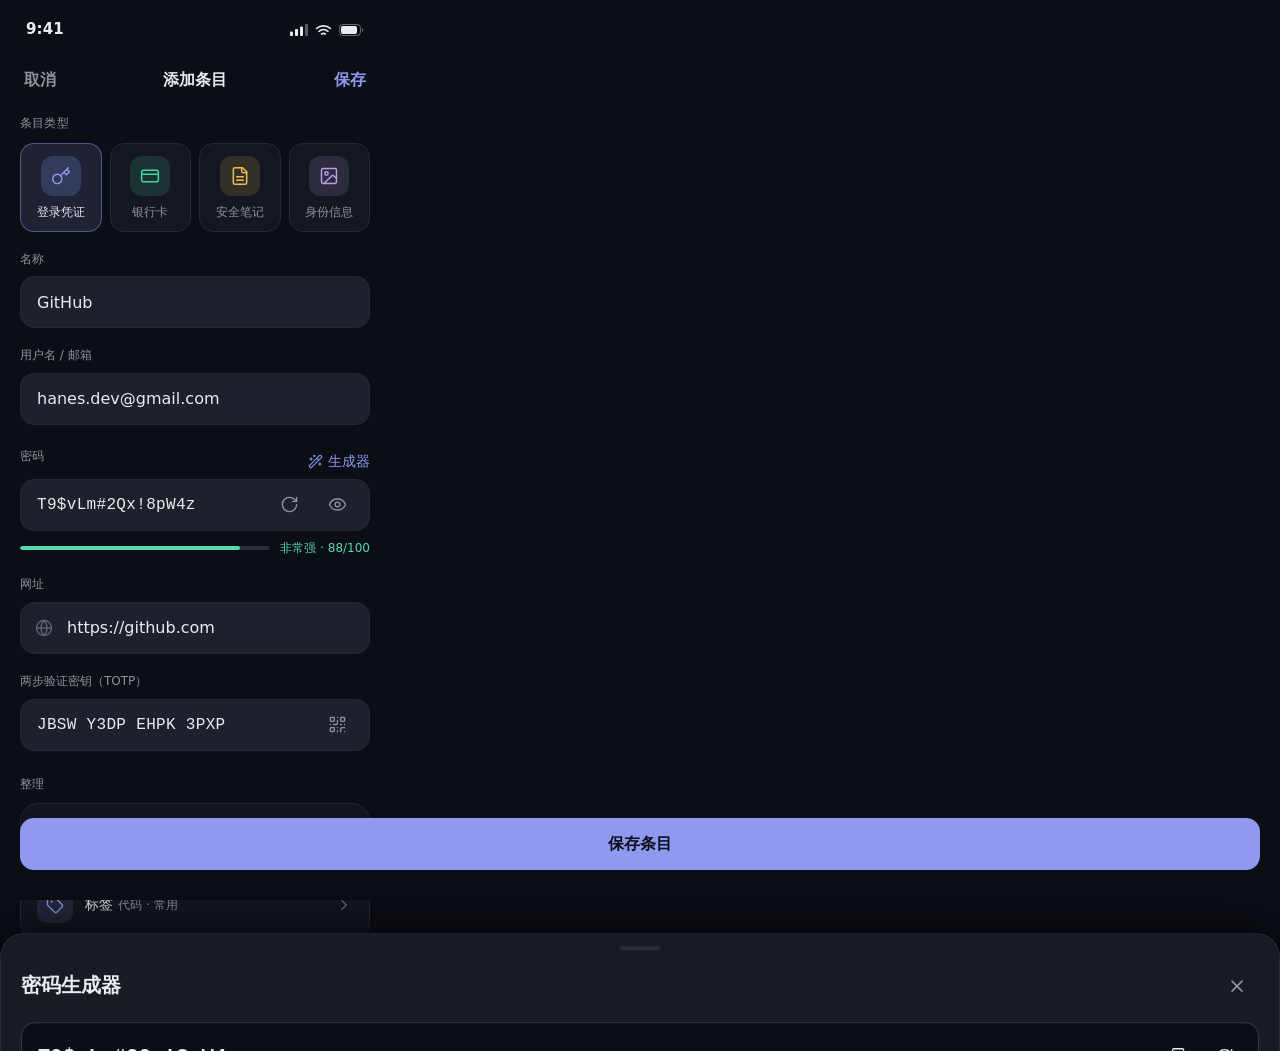
<file: design/add-entry.html>
<!DOCTYPE html>
<html lang="zh-CN">
<head>
<meta charset="UTF-8">
<meta name="viewport" content="width=device-width,initial-scale=1">
<meta name="dsh-design" content="app">
<title>添加条目</title>
<link rel="stylesheet" href="tokens.css">
<link rel="stylesheet" href="app.css">
<style>
  /* 类型选择：四宫格 */
  .type-grid { display: grid; grid-template-columns: repeat(4, 1fr); gap: 8px; }
  .type-cell {
    display: flex; flex-direction: column; align-items: center; gap: 8px;
    padding: 12px 4px 10px;
    border-radius: var(--radius-md);
    border: 1px solid var(--color-line);
    background: var(--color-surface);
    color: var(--color-muted);
    font-size: 12px; font-weight: 500;
    cursor: pointer;
    transition: border-color var(--dur) var(--ease), background var(--dur) var(--ease), color var(--dur) var(--ease);
  }
  .type-cell:hover { background: var(--color-surface-2); }
  .type-cell.active {
    border-color: color-mix(in oklab, var(--color-primary) 45%, transparent);
    background: var(--color-primary-soft);
    color: var(--color-text);
  }
  .type-cell.active .icon-badge { color: var(--color-primary); background: color-mix(in oklab, var(--color-primary) 20%, transparent); }

  .gen-link {
    display: inline-flex; align-items: center; gap: 5px;
    font-size: var(--text-sm); font-weight: 500; color: var(--color-primary);
    margin: -10px 0; padding: 10px 0 10px 4px;
    border: none; background: none; cursor: pointer;
  }
  .gen-link:active { opacity: 0.6; }

  /* 生成器弹层内的密码展示 */
  .gen-display {
    display: flex; align-items: center; gap: 8px;
    padding: 16px;
    border-radius: var(--radius-md);
    background: var(--color-bg);
    border: 1px solid var(--color-line-strong);
  }
  .gen-display .pw {
    flex: 1;
    font-family: var(--font-mono);
    font-size: var(--text-lg); font-weight: 600; line-height: 1.4;
    letter-spacing: 0.03em;
    word-break: break-all;
  }
  .gen-row { display: flex; align-items: center; gap: 14px; padding: 13px 0; font-size: var(--text-md); }
  .gen-row + .gen-row { border-top: 1px solid var(--color-line); }
  .gen-row .val { margin-left: auto; color: var(--color-muted); font-variant-numeric: tabular-nums; }
  .len-num { font-family: var(--font-mono); font-size: var(--text-lg); font-weight: 600; color: var(--color-primary); width: 36px; text-align: right; }
  .len-slider { display: flex; align-items: center; gap: 14px; padding: 6px 0 16px; }
</style>
</head>
<body>

  <header class="statusbar">
    <span>9:41</span>
    <span class="status-icons">
      <svg width="18" height="12" viewBox="0 0 18 12" fill="currentColor"><rect x="0" y="7.5" width="3" height="4.5" rx="1"/><rect x="5" y="5" width="3" height="7" rx="1"/><rect x="10" y="2.5" width="3" height="9.5" rx="1"/><rect x="15" y="0" width="3" height="12" rx="1" opacity="0.35"/></svg>
      <svg width="17" height="12" viewBox="0 0 17 12" fill="none" stroke="currentColor" stroke-width="1.6" stroke-linecap="round"><path d="M1.5 4.5a10.5 10.5 0 0 1 14 0"/><path d="M4 7.3a7 7 0 0 1 9 0"/><path d="M6.6 10a3.4 3.4 0 0 1 3.8 0"/></svg>
      <svg width="25" height="12" viewBox="0 0 25 12"><rect x="0.5" y="0.5" width="21" height="11" rx="3.5" fill="none" stroke="currentColor" opacity="0.4"/><rect x="2" y="2" width="16" height="8" rx="2" fill="currentColor"/><path d="M23 4v4a2.2 2.2 0 0 0 0-4z" fill="currentColor" opacity="0.4"/></svg>
    </span>
  </header>

  <!-- 顶栏：取消 / 标题 / 保存 -->
  <div class="navbar" style="position:relative">
    <div class="nav-side">
      <a class="nav-text-btn" style="color:var(--color-muted)" href="vault.html">取消</a>
    </div>
    <span class="nav-title">添加条目</span>
    <div class="nav-side right">
      <a class="nav-text-btn" href="vault.html">保存</a>
    </div>
  </div>

  <main class="page" style="padding-bottom:110px">

    <!-- 条目类型 -->
    <div class="section-label" style="margin-top:8px">条目类型</div>
    <div class="type-grid" role="radiogroup" aria-label="条目类型">
      <button class="type-cell active" aria-checked="true">
        <span class="icon-badge t-login" style="width:40px;height:40px;border-radius:12px">
          <svg width="20" height="20" viewBox="0 0 24 24" fill="none" stroke="currentColor" stroke-width="1.75" stroke-linecap="round" stroke-linejoin="round"><path d="m21 2-2 2m-7.61 7.61a5.5 5.5 0 1 1-7.78 7.78 5.5 5.5 0 0 1 7.78-7.78zm0 0L15.5 7.5m0 0 3 3L22 7l-3-3m-3.5 3.5L19 4"/></svg>
        </span>
        登录凭证
      </button>
      <button class="type-cell">
        <span class="icon-badge t-card" style="width:40px;height:40px;border-radius:12px">
          <svg width="20" height="20" viewBox="0 0 24 24" fill="none" stroke="currentColor" stroke-width="1.75" stroke-linecap="round" stroke-linejoin="round"><rect width="20" height="14" x="2" y="5" rx="2"/><path d="M2 10h20"/></svg>
        </span>
        银行卡
      </button>
      <button class="type-cell">
        <span class="icon-badge t-note" style="width:40px;height:40px;border-radius:12px">
          <svg width="20" height="20" viewBox="0 0 24 24" fill="none" stroke="currentColor" stroke-width="1.75" stroke-linecap="round" stroke-linejoin="round"><path d="M15 2H6a2 2 0 0 0-2 2v16a2 2 0 0 0 2 2h12a2 2 0 0 0 2-2V7Z"/><path d="M14 2v4a2 2 0 0 0 2 2h4"/><path d="M16 13H8"/><path d="M16 17H8"/></svg>
        </span>
        安全笔记
      </button>
      <button class="type-cell">
        <span class="icon-badge t-identity" style="width:40px;height:40px;border-radius:12px">
          <svg width="20" height="20" viewBox="0 0 24 24" fill="none" stroke="currentColor" stroke-width="1.75" stroke-linecap="round" stroke-linejoin="round"><rect width="18" height="18" x="3" y="3" rx="2"/><circle cx="9" cy="9" r="2"/><path d="m21 15-3.09-3.09a2 2 0 0 0-2.82 0L6 21"/></svg>
        </span>
        身份信息
      </button>
    </div>

    <!-- 表单 -->
    <div class="field-label"><span>名称</span></div>
    <label class="input"><input type="text" value="GitHub" placeholder="例如：GitHub"></label>

    <div class="field-label"><span>用户名 / 邮箱</span></div>
    <label class="input">
      <input type="text" value="hanes.dev@gmail.com" placeholder="用户名或邮箱">
    </label>

    <div class="field-label">
      <span>密码</span>
      <button class="gen-link" type="button" data-open-gen style="margin-top:0">
        <svg width="15" height="15" viewBox="0 0 24 24" fill="none" stroke="currentColor" stroke-width="1.75" stroke-linecap="round" stroke-linejoin="round"><path d="m21.64 3.64-1.28-1.28a1.21 1.21 0 0 0-1.72 0L2.36 18.64a1.21 1.21 0 0 0 0 1.72l1.28 1.28a1.2 1.2 0 0 0 1.72 0L21.64 5.36a1.2 1.2 0 0 0 0-1.72"/><path d="m14 7 3 3"/><path d="M5 6v4"/><path d="M19 14v4"/><path d="M10 2v2"/><path d="M7 8H3"/><path d="M21 16h-4"/><path d="M11 3H9"/></svg>
        生成器
      </button>
    </div>
    <label class="input">
      <input class="mono" type="text" value="T9$vLm#2Qx!8pW4z">
      <button type="button" class="icon-btn sm" aria-label="重新生成密码">
        <svg width="19" height="19" viewBox="0 0 24 24" fill="none" stroke="currentColor" stroke-width="1.75" stroke-linecap="round" stroke-linejoin="round"><path d="M21 12a9 9 0 1 1-9-9c2.52 0 4.93 1 6.74 2.74L21 8"/><path d="M21 3v5h-5"/></svg>
      </button>
      <button type="button" class="icon-btn sm" aria-label="显示密码">
        <svg width="19" height="19" viewBox="0 0 24 24" fill="none" stroke="currentColor" stroke-width="1.75" stroke-linecap="round" stroke-linejoin="round"><path d="M2.06 12.35a1 1 0 0 1 0-.7 10.75 10.75 0 0 1 19.88 0 1 1 0 0 1 0 .7 10.75 10.75 0 0 1-19.88 0"/><circle cx="12" cy="12" r="3"/></svg>
      </button>
    </label>
    <div class="strength">
      <span class="bar"><i style="width:88%"></i></span>
      <span class="txt">非常强 · 88/100</span>
    </div>

    <div class="field-label"><span>网址</span></div>
    <label class="input">
      <span class="l-ico">
        <svg width="18" height="18" viewBox="0 0 24 24" fill="none" stroke="currentColor" stroke-width="1.75" stroke-linecap="round" stroke-linejoin="round"><circle cx="12" cy="12" r="10"/><path d="M12 2a14.5 14.5 0 0 0 0 20 14.5 14.5 0 0 0 0-20"/><path d="M2 12h20"/></svg>
      </span>
      <input type="url" value="https://github.com" placeholder="https://example.com">
    </label>

    <div class="field-label">
      <span>两步验证密钥（TOTP）</span>
    </div>
    <label class="input">
      <input class="mono" type="text" value="JBSW Y3DP EHPK 3PXP" placeholder="Base32 密钥">
      <button type="button" class="icon-btn sm" aria-label="扫描二维码">
        <svg width="19" height="19" viewBox="0 0 24 24" fill="none" stroke="currentColor" stroke-width="1.75" stroke-linecap="round" stroke-linejoin="round"><rect width="5" height="5" x="3" y="3" rx="1"/><rect width="5" height="5" x="16" y="3" rx="1"/><rect width="5" height="5" x="3" y="16" rx="1"/><path d="M21 16h-3a2 2 0 0 0-2 2v3"/><path d="M21 21v.01"/><path d="M12 7v3a2 2 0 0 1-2 2H7"/><path d="M3 12h.01"/><path d="M12 3h.01"/><path d="M12 16v.01"/><path d="M16 12h1"/><path d="M21 12v.01"/><path d="M12 21v-1"/></svg>
      </button>
    </label>

    <div class="section-label">整理</div>
    <div class="card">
      <div class="row clickable" style="cursor:pointer">
        <span class="icon-badge t-primary" style="width:36px;height:36px;border-radius:10px">
          <svg width="18" height="18" viewBox="0 0 24 24" fill="none" stroke="currentColor" stroke-width="1.75" stroke-linecap="round" stroke-linejoin="round"><path d="M20 20a2 2 0 0 0 2-2V8a2 2 0 0 0-2-2h-7.9a2 2 0 0 1-1.69-.9L9.6 3.9A2 2 0 0 0 7.93 3H4a2 2 0 0 0-2 2v13a2 2 0 0 0 2 2Z"/></svg>
        </span>
        <span class="row-main">
          <span class="row-title" style="font-size:var(--text-sm);font-weight:500">文件夹</span>
        </span>
        <span class="row-end" style="font-size:14px;color:var(--color-muted)">开发</span>
        <svg class="chev" width="18" height="18" viewBox="0 0 24 24" fill="none" stroke="currentColor" stroke-width="2" stroke-linecap="round" stroke-linejoin="round"><path d="m9 18 6-6-6-6"/></svg>
      </div>
      <div class="row clickable" style="cursor:pointer;min-height:72px">
        <span class="icon-badge t-primary" style="width:36px;height:36px;border-radius:10px">
          <svg width="18" height="18" viewBox="0 0 24 24" fill="none" stroke="currentColor" stroke-width="1.75" stroke-linecap="round" stroke-linejoin="round"><path d="M12.59 2.59A2 2 0 0 0 11.17 2H4a2 2 0 0 0-2 2v7.17a2 2 0 0 0 .59 1.42l8.7 8.7a2.43 2.43 0 0 0 3.42 0l6.58-6.58a2.43 2.43 0 0 0 0-3.42z"/><circle cx="7.5" cy="7.5" r="0.5" fill="currentColor"/></svg>
        </span>
        <span class="row-main">
          <span class="row-title" style="font-size:var(--text-sm);font-weight:500">标签</span>
          <span class="row-sub" style="margin-top:6px">代码 · 常用</span>
        </span>
        <svg class="chev" width="18" height="18" viewBox="0 0 24 24" fill="none" stroke="currentColor" stroke-width="2" stroke-linecap="round" stroke-linejoin="round"><path d="m9 18 6-6-6-6"/></svg>
      </div>
    </div>

  </main>

  <!-- 保存 -->
  <div class="action-bar">
    <a class="btn btn-primary" href="vault.html">保存条目</a>
  </div>

  <!-- ============ 密码生成器 · 底部弹层 ============ -->
  <section class="sheet" id="gen-sheet" role="dialog" aria-modal="true" aria-label="密码生成器">
    <div class="sheet-grabber"></div>
    <div style="display:flex;align-items:center;justify-content:space-between;margin-bottom:14px">
      <h2 style="font-size:var(--text-lg);font-weight:700;margin:0">密码生成器</h2>
      <button class="icon-btn" data-close-gen aria-label="关闭">
        <svg width="20" height="20" viewBox="0 0 24 24" fill="none" stroke="currentColor" stroke-width="2" stroke-linecap="round"><path d="M18 6 6 18"/><path d="m6 6 12 12"/></svg>
      </button>
    </div>

    <div class="gen-display">
      <span class="pw">T9$vLm#2Qx!8pW4z</span>
      <button class="icon-btn sm" aria-label="复制密码" style="color:var(--color-text)">
        <svg width="19" height="19" viewBox="0 0 24 24" fill="none" stroke="currentColor" stroke-width="1.75" stroke-linecap="round" stroke-linejoin="round"><rect width="14" height="14" x="8" y="8" rx="2"/><path d="M4 16c-1.1 0-2-.9-2-2V4c0-1.1.9-2 2-2h10c1.1 0 2 .9 2 2"/></svg>
      </button>
      <button class="icon-btn sm" aria-label="重新生成" style="color:var(--color-text)">
        <svg width="19" height="19" viewBox="0 0 24 24" fill="none" stroke="currentColor" stroke-width="1.75" stroke-linecap="round" stroke-linejoin="round"><path d="M21 12a9 9 0 1 1-9-9c2.52 0 4.93 1 6.74 2.74L21 8"/><path d="M21 3v5h-5"/></svg>
      </button>
    </div>
    <div class="strength" style="margin:10px 2px 18px">
      <span class="bar"><i style="width:92%"></i></span>
      <span class="txt">非常强 · 92/100</span>
    </div>

    <div class="len-slider">
      <span style="font-size:14px;color:var(--color-muted);flex:none">长度</span>
      <input class="slider" type="range" min="8" max="64" value="16" aria-label="密码长度">
      <span class="len-num">16</span>
    </div>

    <div class="gen-row">大写字母 (A–Z) <label class="switch" style="margin-left:auto"><input type="checkbox" checked><span class="track"></span></label></div>
    <div class="gen-row">小写字母 (a–z) <label class="switch" style="margin-left:auto"><input type="checkbox" checked><span class="track"></span></label></div>
    <div class="gen-row">数字 (0–9) <label class="switch" style="margin-left:auto"><input type="checkbox" checked><span class="track"></span></label></div>
    <div class="gen-row">符号 (!@#…) <label class="switch" style="margin-left:auto"><input type="checkbox" checked><span class="track"></span></label></div>
    <div class="gen-row" style="gap:12px">
      <span>
        易读模式<br>
        <span style="font-size:12px;color:var(--color-muted)">排除 0O1lI 等易混淆字符</span>
      </span>
      <label class="switch" style="margin-left:auto"><input type="checkbox"><span class="track"></span></label>
    </div>

    <div style="display:flex;gap:12px;margin-top:18px">
      <button class="btn btn-ghost" data-close-gen style="flex:1">关闭</button>
      <button class="btn btn-primary" data-close-gen style="flex:2">使用此密码</button>
    </div>
  </section>
  <div class="sheet-backdrop" id="gen-backdrop" data-close-gen></div>

  <script>
    const sheet = document.getElementById('gen-sheet');
    const backdrop = document.getElementById('gen-backdrop');
    const open = () => { sheet.classList.add('open'); backdrop.classList.add('open'); };
    const close = () => { sheet.classList.remove('open'); backdrop.classList.remove('open'); };
    document.querySelectorAll('[data-open-gen]').forEach(el => el.addEventListener('click', open));
    document.querySelectorAll('[data-close-gen]').forEach(el => el.addEventListener('click', close));
    document.addEventListener('keydown', e => { if (e.key === 'Escape') close(); });
  </script>

</body>
</html>
</file>
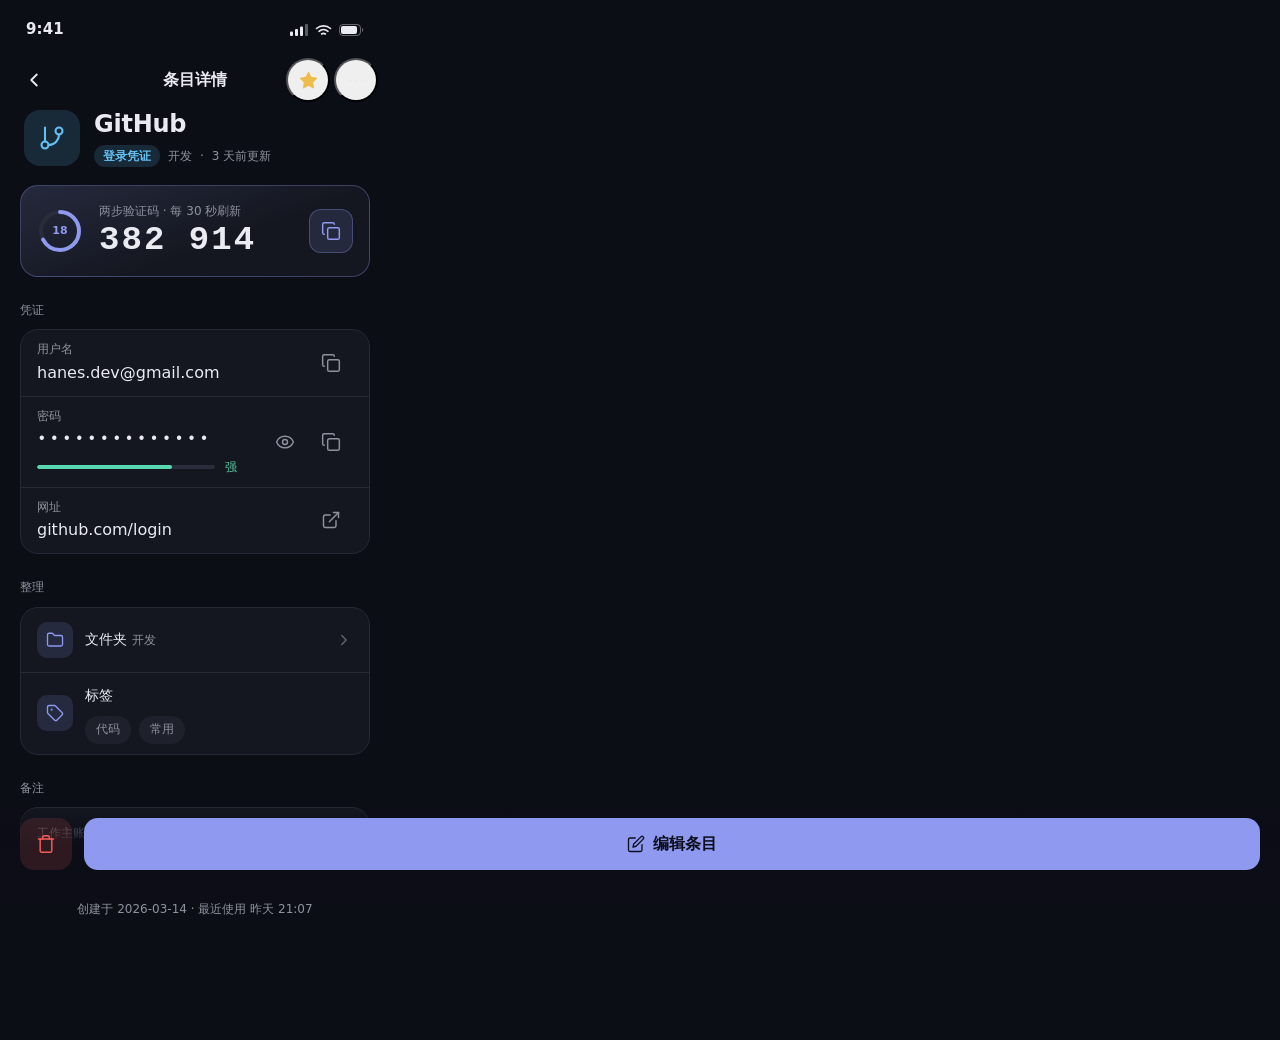
<file: design/detail.html>
<!DOCTYPE html>
<html lang="zh-CN">
<head>
<meta charset="UTF-8">
<meta name="viewport" content="width=device-width,initial-scale=1">
<meta name="dsh-design" content="app">
<title>条目详情</title>
<link rel="stylesheet" href="tokens.css">
<link rel="stylesheet" href="app.css">
<style>
  .hero {
    display: flex; align-items: center; gap: 14px;
    padding: 4px 4px 18px;
  }
  .hero .name { font-size: var(--text-xl); font-weight: 700; letter-spacing: -0.01em; line-height: 1.2; }
  .hero .meta { display: flex; align-items: center; gap: 8px; margin-top: 6px; font-size: 12px; color: var(--color-muted); }
  .type-tag {
    display: inline-flex; align-items: center;
    height: 22px; padding: 0 9px;
    border-radius: var(--radius-full);
    font-size: 12px; font-weight: 600;
  }

  /* 字段行 */
  .field-card .row { min-height: 60px; }
  .field-value { font-size: var(--text-md); font-weight: 500; word-break: break-all; }
  .field-value.masked { letter-spacing: 0.18em; font-family: var(--font-mono); }
  .field-name { font-size: 12px; color: var(--color-muted); margin-bottom: 2px; }

  /* TOTP 主卡片 —— 记忆点 */
  .totp-card {
    position: relative;
    background: linear-gradient(160deg, var(--color-primary-soft), transparent 60%), var(--color-surface);
    border: 1px solid color-mix(in oklab, var(--color-primary) 32%, transparent);
    border-radius: var(--radius-lg);
    padding: 16px;
    display: flex; align-items: center; gap: 16px;
    overflow: hidden;
  }
  .totp-code {
    font-family: var(--font-mono);
    font-size: var(--text-display); font-weight: 700;
    letter-spacing: 0.06em;
    line-height: 1.1;
    font-variant-numeric: tabular-nums;
  }
  .totp-code span { color: var(--color-faint); }  /* 分隔空格 */
  .ring-wrap { position: relative; width: 46px; height: 46px; flex: none; display: flex; align-items: center; justify-content: center; }
  .ring-wrap svg.ring { position: absolute; inset: 0; }
  .ring-wrap svg.ring .drain { animation: ring-drain 30s linear infinite; }
  .ring-num { font-size: 11px; font-weight: 600; color: var(--color-primary); font-variant-numeric: tabular-nums; }
  .totp-copy {
    margin-left: auto;
    width: 44px; height: 44px; flex: none;
    border-radius: 12px;
    border: 1px solid color-mix(in oklab, var(--color-primary) 32%, transparent);
    background: var(--color-primary-soft);
    color: var(--color-primary);
    display: flex; align-items: center; justify-content: center;
    transition: filter var(--dur) var(--ease), transform var(--dur) var(--ease);
  }
  .totp-copy:active { transform: scale(0.94); }

  .chips-line { display: flex; gap: 8px; flex-wrap: wrap; }
  .mini-chip {
    display: inline-flex; align-items: center; gap: 5px;
    height: 28px; padding: 0 11px;
    border-radius: var(--radius-full);
    background: var(--color-surface-2);
    color: var(--color-muted); font-size: var(--text-xs);
  }
</style>
</head>
<body>

  <header class="statusbar">
    <span>9:41</span>
    <span class="status-icons">
      <svg width="18" height="12" viewBox="0 0 18 12" fill="currentColor"><rect x="0" y="7.5" width="3" height="4.5" rx="1"/><rect x="5" y="5" width="3" height="7" rx="1"/><rect x="10" y="2.5" width="3" height="9.5" rx="1"/><rect x="15" y="0" width="3" height="12" rx="1" opacity="0.35"/></svg>
      <svg width="17" height="12" viewBox="0 0 17 12" fill="none" stroke="currentColor" stroke-width="1.6" stroke-linecap="round"><path d="M1.5 4.5a10.5 10.5 0 0 1 14 0"/><path d="M4 7.3a7 7 0 0 1 9 0"/><path d="M6.6 10a3.4 3.4 0 0 1 3.8 0"/></svg>
      <svg width="25" height="12" viewBox="0 0 25 12"><rect x="0.5" y="0.5" width="21" height="11" rx="3.5" fill="none" stroke="currentColor" opacity="0.4"/><rect x="2" y="2" width="16" height="8" rx="2" fill="currentColor"/><path d="M23 4v4a2.2 2.2 0 0 0 0-4z" fill="currentColor" opacity="0.4"/></svg>
    </span>
  </header>

  <!-- 顶栏：返回 / 标题 / 收藏与更多 -->
  <div class="navbar" style="position:relative">
    <div class="nav-side">
      <a class="nav-btn" href="vault.html" aria-label="返回">
        <svg width="22" height="22" viewBox="0 0 24 24" fill="none" stroke="currentColor" stroke-width="2" stroke-linecap="round" stroke-linejoin="round"><path d="m15 18-6-6 6-6"/></svg>
      </a>
    </div>
    <span class="nav-title">条目详情</span>
    <div class="nav-side right">
      <button class="nav-btn" aria-label="取消收藏" aria-pressed="true">
        <svg width="21" height="21" viewBox="0 0 24 24" fill="var(--color-warning)"><path d="M11.53 2.3a.53.53 0 0 1 .94 0l2.31 4.67a2.12 2.12 0 0 0 1.6 1.16l5.16.76a.53.53 0 0 1 .3.9l-3.74 3.64a2.12 2.12 0 0 0-.61 1.88l.88 5.14a.53.53 0 0 1-.77.56l-4.62-2.43a2.12 2.12 0 0 0-1.97 0l-4.62 2.43a.53.53 0 0 1-.77-.56l.88-5.14a2.12 2.12 0 0 0-.61-1.88L2.16 9.8a.53.53 0 0 1 .3-.91l5.16-.75a2.12 2.12 0 0 0 1.6-1.16z"/></svg>
      </button>
      <button class="nav-btn" aria-label="更多操作">
        <svg width="21" height="21" viewBox="0 0 24 24" fill="currentColor"><circle cx="5" cy="12" r="1.8"/><circle cx="12" cy="12" r="1.8"/><circle cx="19" cy="12" r="1.8"/></svg>
      </button>
    </div>
  </div>

  <main class="page" style="padding-bottom:120px">

    <!-- 条目头 -->
    <div class="hero">
      <span class="icon-badge lg t-login">
        <svg width="28" height="28" viewBox="0 0 24 24" fill="none" stroke="currentColor" stroke-width="1.75" stroke-linecap="round" stroke-linejoin="round"><line x1="6" x2="6" y1="3" y2="15"/><circle cx="18" cy="6" r="3"/><circle cx="6" cy="18" r="3"/><path d="M18 9a9 9 0 0 1-9 9"/></svg>
      </span>
      <div>
        <div class="name">GitHub</div>
        <div class="meta">
          <span class="type-tag t-login" style="height:22px;padding:0 9px;border-radius:999px;font-size:12px">登录凭证</span>
          <span>开发</span>·<span>3 天前更新</span>
        </div>
      </div>
    </div>

    <!-- TOTP 验证码：本屏焦点 -->
    <div class="totp-card">
      <div class="ring-wrap">
        <svg class="ring" width="46" height="46" viewBox="0 0 46 46" fill="none">
          <circle cx="23" cy="23" r="19" stroke="var(--color-surface-3)" stroke-width="4"/>
          <circle class="drain" cx="23" cy="23" r="19" stroke="var(--color-primary)" stroke-width="4" stroke-linecap="round" stroke-dasharray="80 120" transform="rotate(-90 23 23)"/>
        </svg>
        <span class="ring-num">18</span>
      </div>
      <div>
        <div style="font-size:12px;color:var(--color-muted);margin-bottom:2px">两步验证码 · 每 30 秒刷新</div>
        <div class="totp-code">382<span> </span>914</div>
      </div>
      <button class="totp-copy" aria-label="复制验证码" data-toast="验证码已复制">
        <svg width="20" height="20" viewBox="0 0 24 24" fill="none" stroke="currentColor" stroke-width="1.75" stroke-linecap="round" stroke-linejoin="round"><rect width="14" height="14" x="8" y="8" rx="2"/><path d="M4 16c-1.1 0-2-.9-2-2V4c0-1.1.9-2 2-2h10c1.1 0 2 .9 2 2"/></svg>
      </button>
    </div>

    <div class="section-label">凭证</div>
    <div class="card field-card">
      <div class="row">
        <div class="row-main">
          <div class="field-name">用户名</div>
          <div class="field-value">hanes.dev@gmail.com</div>
        </div>
        <button class="icon-btn" aria-label="复制用户名" data-toast="用户名已复制">
          <svg width="20" height="20" viewBox="0 0 24 24" fill="none" stroke="currentColor" stroke-width="1.75" stroke-linecap="round" stroke-linejoin="round"><rect width="14" height="14" x="8" y="8" rx="2"/><path d="M4 16c-1.1 0-2-.9-2-2V4c0-1.1.9-2 2-2h10c1.1 0 2 .9 2 2"/></svg>
        </button>
      </div>
      <div class="row">
        <div class="row-main">
          <div class="field-name">密码</div>
          <div class="field-value masked" id="pw-value">••••••••••••••</div>
          <div class="strength" style="margin-top:6px;max-width:200px">
            <span class="bar"><i style="width:76%"></i></span>
            <span class="txt">强</span>
          </div>
        </div>
        <span style="display:flex;gap:2px">
          <button class="icon-btn" id="pw-eye" aria-label="显示密码">
            <svg width="20" height="20" viewBox="0 0 24 24" fill="none" stroke="currentColor" stroke-width="1.75" stroke-linecap="round" stroke-linejoin="round"><path d="M2.06 12.35a1 1 0 0 1 0-.7 10.75 10.75 0 0 1 19.88 0 1 1 0 0 1 0 .7 10.75 10.75 0 0 1-19.88 0"/><circle cx="12" cy="12" r="3"/></svg>
          </button>
          <button class="icon-btn" aria-label="复制密码" data-toast="密码已复制，30 秒后自动清理">
            <svg width="20" height="20" viewBox="0 0 24 24" fill="none" stroke="currentColor" stroke-width="1.75" stroke-linecap="round" stroke-linejoin="round"><rect width="14" height="14" x="8" y="8" rx="2"/><path d="M4 16c-1.1 0-2-.9-2-2V4c0-1.1.9-2 2-2h10c1.1 0 2 .9 2 2"/></svg>
          </button>
        </span>
      </div>
      <div class="row">
        <div class="row-main">
          <div class="field-name">网址</div>
          <div class="field-value">github.com/login</div>
        </div>
        <button class="icon-btn" aria-label="打开网址">
          <svg width="20" height="20" viewBox="0 0 24 24" fill="none" stroke="currentColor" stroke-width="1.75" stroke-linecap="round" stroke-linejoin="round"><path d="M15 3h6v6"/><path d="M10 14 21 3"/><path d="M18 13v6a2 2 0 0 1-2 2H5a2 2 0 0 1-2-2V8a2 2 0 0 1 2-2h6"/></svg>
        </button>
      </div>
    </div>

    <div class="section-label">整理</div>
    <div class="card">
      <div class="row">
        <span class="icon-badge t-primary" style="width:36px;height:36px;border-radius:10px">
          <svg width="18" height="18" viewBox="0 0 24 24" fill="none" stroke="currentColor" stroke-width="1.75" stroke-linecap="round" stroke-linejoin="round"><path d="M20 20a2 2 0 0 0 2-2V8a2 2 0 0 0-2-2h-7.9a2 2 0 0 1-1.69-.9L9.6 3.9A2 2 0 0 0 7.93 3H4a2 2 0 0 0-2 2v13a2 2 0 0 0 2 2Z"/></svg>
        </span>
        <span class="row-main">
          <span class="row-title" style="font-size:var(--text-sm);font-weight:500">文件夹</span>
          <span class="row-sub">开发</span>
        </span>
        <svg class="chev" width="18" height="18" viewBox="0 0 24 24" fill="none" stroke="currentColor" stroke-width="2" stroke-linecap="round" stroke-linejoin="round"><path d="m9 18 6-6-6-6"/></svg>
      </div>
      <div class="row">
        <span class="icon-badge t-primary" style="width:36px;height:36px;border-radius:10px">
          <svg width="18" height="18" viewBox="0 0 24 24" fill="none" stroke="currentColor" stroke-width="1.75" stroke-linecap="round" stroke-linejoin="round"><path d="M12.59 2.59A2 2 0 0 0 11.17 2H4a2 2 0 0 0-2 2v7.17a2 2 0 0 0 .59 1.42l8.7 8.7a2.43 2.43 0 0 0 3.42 0l6.58-6.58a2.43 2.43 0 0 0 0-3.42z"/><circle cx="7.5" cy="7.5" r="0.5" fill="currentColor"/></svg>
        </span>
        <span class="row-main">
          <span class="row-title" style="font-size:var(--text-sm);font-weight:500">标签</span>
          <span class="chips-line" style="margin-top:8px">
            <span class="mini-chip">代码</span>
            <span class="mini-chip">常用</span>
          </span>
        </span>
      </div>
    </div>

    <div class="section-label">备注</div>
    <div class="card">
      <div class="row" style="align-items:flex-start;padding-top:14px;padding-bottom:14px">
        <div class="row-main">
          <div class="row-sub" style="white-space:normal;line-height:1.65">工作主账号，已开启两步验证。恢复码存放在「恢复密钥备份」条目中。</div>
        </div>
        <svg class="chev" width="18" height="18" viewBox="0 0 24 24" fill="none" stroke="currentColor" stroke-width="2" stroke-linecap="round" stroke-linejoin="round"><path d="m9 18 6-6-6-6"/></svg>
      </div>
    </div>

    <p class="footer-note" style="margin:20px 0 0">创建于 2026-03-14 · 最近使用 昨天 21:07</p>

  </main>

  <!-- 底部操作 -->
  <div class="action-bar">
    <a class="btn btn-danger-ghost" href="vault.html" style="width:52px;flex:none" aria-label="删除条目">
      <svg width="20" height="20" viewBox="0 0 24 24" fill="none" stroke="currentColor" stroke-width="1.75" stroke-linecap="round" stroke-linejoin="round"><path d="M3 6h18"/><path d="M19 6v14a2 2 0 0 1-2 2H7a2 2 0 0 1-2-2V6"/><path d="M8 6V4a2 2 0 0 1 2-2h4a2 2 0 0 1 2 2v2"/></svg>
    </a>
    <a class="btn btn-primary" href="add-entry.html" style="flex:1">
      <svg width="18" height="18" viewBox="0 0 24 24" fill="none" stroke="currentColor" stroke-width="1.75" stroke-linecap="round" stroke-linejoin="round"><path d="M11 4H4a2 2 0 0 0-2 2v14a2 2 0 0 0 2 2h14a2 2 0 0 0 2-2v-7"/><path d="M18.5 2.5a2.12 2.12 0 0 1 3 3L12 15l-4 1 1-4Z"/></svg>
      编辑条目
    </a>
  </div>

  <div class="toast" id="toast" role="status" aria-live="polite">
    <svg width="16" height="16" viewBox="0 0 24 24" fill="none" stroke="currentColor" stroke-width="2.5" stroke-linecap="round" stroke-linejoin="round"><path d="M20 6 9 17l-5-5"/></svg>
    <span>已复制</span>
  </div>
  <script>
    const toast = document.getElementById('toast');
    const toastMsg = toast.querySelector('span');
    let hideTimer;
    function showToast(text) {
      toastMsg.textContent = text;
      toast.classList.add('show');
      clearTimeout(hideTimer);
      hideTimer = setTimeout(() => toast.classList.remove('show'), 2000);
    }
    document.querySelectorAll('[data-toast]').forEach(btn =>
      btn.addEventListener('click', () => showToast(btn.dataset.toast)));
    const eye = document.getElementById('pw-eye');
    const pwValue = document.getElementById('pw-value');
    let pwShown = false;
    eye.addEventListener('click', () => {
      pwShown = !pwShown;
      pwValue.textContent = pwShown ? 'HXqSugSY;K31}9%_' : '••••••••••••••';
      pwValue.classList.toggle('masked', !pwShown);
      eye.setAttribute('aria-label', pwShown ? '隐藏密码' : '显示密码');
    });
  </script>

</body>
</html>
</file>
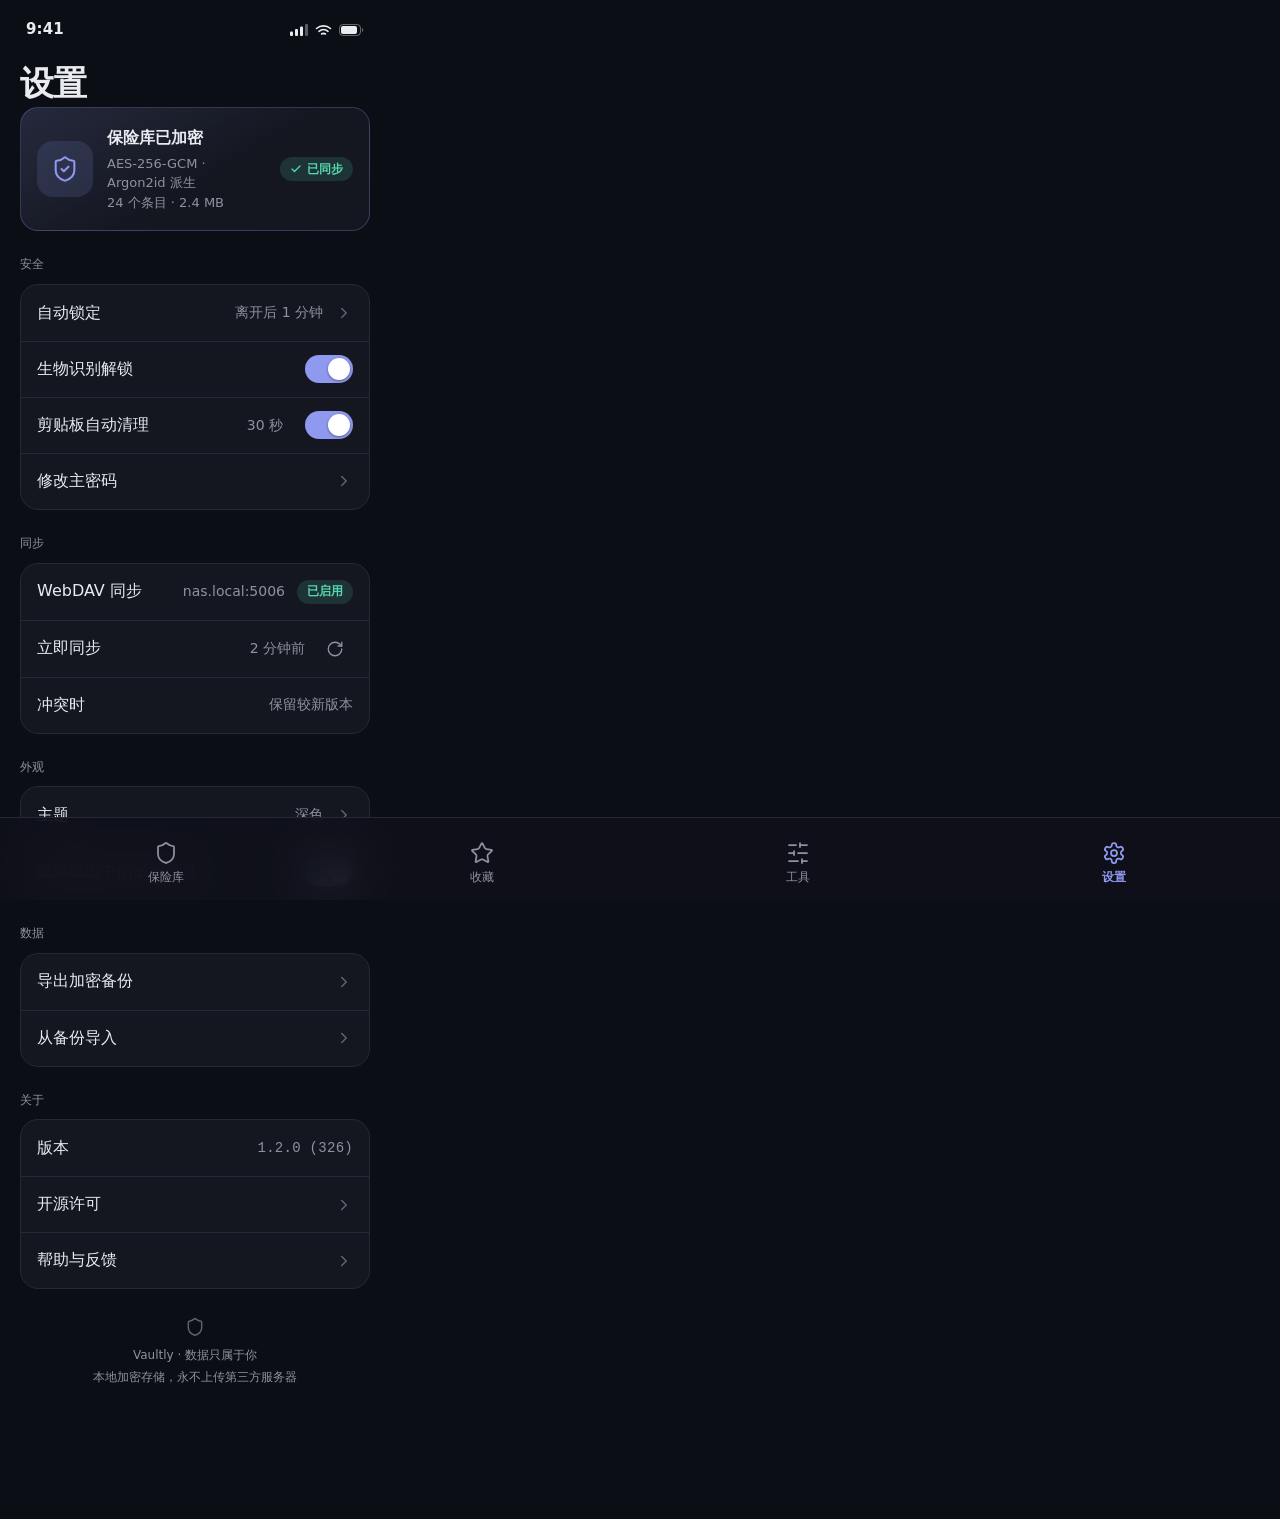
<file: design/settings.html>
<!DOCTYPE html>
<html lang="zh-CN">
<head>
<meta charset="UTF-8">
<meta name="viewport" content="width=device-width,initial-scale=1">
<meta name="dsh-design" content="app">
<title>设置</title>
<link rel="stylesheet" href="tokens.css">
<link rel="stylesheet" href="app.css">
<style>
  /* 保险库状态卡 —— 本屏焦点 */
  .vault-card {
    display: flex; align-items: center; gap: 14px;
    padding: 18px 16px;
    background: linear-gradient(150deg, var(--color-primary-soft), transparent 55%), var(--color-surface);
    border: 1px solid color-mix(in oklab, var(--color-primary) 26%, transparent);
    border-radius: var(--radius-lg);
  }
  .vault-card h2 { font-size: var(--text-md); font-weight: 600; margin: 0 0 3px; }
  .vault-card p { font-size: 13px; color: var(--color-muted); margin: 0; line-height: 1.5; }

  .row-tight { min-height: 56px; }
  .row-tight .row-title { font-size: var(--text-md); font-weight: 400; }
  .row-value { font-size: var(--text-sm); color: var(--color-muted); display: flex; align-items: center; gap: 6px; }
</style>
</head>
<body>

  <header class="statusbar">
    <span>9:41</span>
    <span class="status-icons">
      <svg width="18" height="12" viewBox="0 0 18 12" fill="currentColor"><rect x="0" y="7.5" width="3" height="4.5" rx="1"/><rect x="5" y="5" width="3" height="7" rx="1"/><rect x="10" y="2.5" width="3" height="9.5" rx="1"/><rect x="15" y="0" width="3" height="12" rx="1" opacity="0.35"/></svg>
      <svg width="17" height="12" viewBox="0 0 17 12" fill="none" stroke="currentColor" stroke-width="1.6" stroke-linecap="round"><path d="M1.5 4.5a10.5 10.5 0 0 1 14 0"/><path d="M4 7.3a7 7 0 0 1 9 0"/><path d="M6.6 10a3.4 3.4 0 0 1 3.8 0"/></svg>
      <svg width="25" height="12" viewBox="0 0 25 12"><rect x="0.5" y="0.5" width="21" height="11" rx="3.5" fill="none" stroke="currentColor" opacity="0.4"/><rect x="2" y="2" width="16" height="8" rx="2" fill="currentColor"/><path d="M23 4v4a2.2 2.2 0 0 0 0-4z" fill="currentColor" opacity="0.4"/></svg>
    </span>
  </header>

  <main class="page" style="padding-bottom:130px">

    <h1 class="big-title" style="margin-top:10px">设置</h1>

    <!-- 保险库状态 -->
    <div class="vault-card">
      <span class="icon-badge lg t-primary" style="flex:none">
        <svg width="28" height="28" viewBox="0 0 24 24" fill="none" stroke="currentColor" stroke-width="1.75" stroke-linecap="round" stroke-linejoin="round"><path d="M20 13c0 5-3.5 7.5-7.66 8.95a1 1 0 0 1-.67-.01C7.5 20.5 4 18 4 13V6a1 1 0 0 1 1-1c2 0 4.5-1.2 6.24-2.72a1.17 1.17 0 0 1 1.52 0C14.51 3.81 17 5 19 5a1 1 0 0 1 1 1z"/><path d="m9 12 2 2 4-4"/></svg>
      </span>
      <div style="flex:1;min-width:0">
        <h2>保险库已加密</h2>
        <p>AES-256-GCM · Argon2id 派生<br>24 个条目 · 2.4 MB</p>
      </div>
      <span class="pill ok">
        <svg width="12" height="12" viewBox="0 0 24 24" fill="none" stroke="currentColor" stroke-width="2.5" stroke-linecap="round" stroke-linejoin="round"><path d="M20 6 9 17l-5-5"/></svg>
        已同步
      </span>
    </div>

    <div class="section-label">安全</div>
    <div class="card">
      <div class="row row-tight">
        <span class="row-title">自动锁定</span>
        <span class="row-value" style="margin-left:auto">离开后 1 分钟</span>
        <svg class="chev" width="18" height="18" viewBox="0 0 24 24" fill="none" stroke="currentColor" stroke-width="2" stroke-linecap="round" stroke-linejoin="round"><path d="m9 18 6-6-6-6"/></svg>
      </div>
      <div class="row row-tight">
        <span class="row-title">生物识别解锁</span>
        <label class="switch" style="margin-left:auto"><input type="checkbox" checked aria-label="生物识别解锁"><span class="track"></span></label>
      </div>
      <div class="row row-tight">
        <span class="row-title">剪贴板自动清理</span>
        <span class="row-value" style="margin-left:auto">30 秒</span>
        <label class="switch" style="margin-left:10px"><input type="checkbox" checked aria-label="剪贴板自动清理"><span class="track"></span></label>
      </div>
      <a class="row row-tight" href="setup.html">
        <span class="row-title">修改主密码</span>
        <svg class="chev" width="18" height="18" viewBox="0 0 24 24" fill="none" stroke="currentColor" stroke-width="2" stroke-linecap="round" stroke-linejoin="round" style="margin-left:auto"><path d="m9 18 6-6-6-6"/></svg>
      </a>
    </div>

    <div class="section-label">同步</div>
    <div class="card">
      <a class="row row-tight" href="sync.html">
        <span class="row-title">WebDAV 同步</span>
        <span class="row-value" style="margin-left:auto">nas.local:5006</span>
        <span class="pill ok">已启用</span>
      </a>
      <div class="row row-tight">
        <span class="row-title">立即同步</span>
        <span class="row-value" style="margin-left:auto">2 分钟前</span>
        <button class="icon-btn sm" aria-label="立即同步" data-toast="正在连接 nas.local…">
          <svg width="18" height="18" viewBox="0 0 24 24" fill="none" stroke="currentColor" stroke-width="1.75" stroke-linecap="round" stroke-linejoin="round"><path d="M21 12a9 9 0 1 1-9-9c2.52 0 4.93 1 6.74 2.74L21 8"/><path d="M21 3v5h-5"/></svg>
        </button>
      </div>
      <div class="row row-tight">
        <span class="row-title">冲突时</span>
        <span class="row-value" style="margin-left:auto">保留较新版本</span>
      </div>
    </div>

    <div class="section-label">外观</div>
    <div class="card">
      <div class="row row-tight">
        <span class="row-title">主题</span>
        <span class="row-value" style="margin-left:auto">深色</span>
        <svg class="chev" width="18" height="18" viewBox="0 0 24 24" fill="none" stroke="currentColor" stroke-width="2" stroke-linecap="round" stroke-linejoin="round"><path d="m9 18 6-6-6-6"/></svg>
      </div>
      <div class="row row-tight">
        <span class="row-title">隐藏截图中的敏感信息</span>
        <label class="switch" style="margin-left:auto"><input type="checkbox" checked aria-label="隐藏截屏中的敏感信息"><span class="track"></span></label>
      </div>
    </div>

    <div class="section-label">数据</div>
    <div class="card">
      <div class="row row-tight">
        <span class="row-title">导出加密备份</span>
        <svg class="chev" width="18" height="18" viewBox="0 0 24 24" fill="none" stroke="currentColor" stroke-width="2" stroke-linecap="round" stroke-linejoin="round" style="margin-left:auto"><path d="m9 18 6-6-6-6"/></svg>
      </div>
      <div class="row row-tight">
        <span class="row-title">从备份导入</span>
        <svg class="chev" width="18" height="18" viewBox="0 0 24 24" fill="none" stroke="currentColor" stroke-width="2" stroke-linecap="round" stroke-linejoin="round" style="margin-left:auto"><path d="m9 18 6-6-6-6"/></svg>
      </div>
    </div>

    <div class="section-label">关于</div>
    <div class="card">
      <div class="row row-tight">
        <span class="row-title">版本</span>
        <span class="row-value mono" style="margin-left:auto">1.2.0 (326)</span>
      </div>
      <div class="row row-tight">
        <span class="row-title">开源许可</span>
        <svg class="chev" width="18" height="18" viewBox="0 0 24 24" fill="none" stroke="currentColor" stroke-width="2" stroke-linecap="round" stroke-linejoin="round" style="margin-left:auto"><path d="m9 18 6-6-6-6"/></svg>
      </div>
      <div class="row row-tight">
        <span class="row-title">帮助与反馈</span>
        <svg class="chev" width="18" height="18" viewBox="0 0 24 24" fill="none" stroke="currentColor" stroke-width="2" stroke-linecap="round" stroke-linejoin="round" style="margin-left:auto"><path d="m9 18 6-6-6-6"/></svg>
      </div>
    </div>

    <p class="footer-note" style="margin:28px 0 0">
      <svg width="20" height="20" viewBox="0 0 24 24" fill="none" stroke="var(--color-faint)" stroke-width="1.75" stroke-linecap="round" stroke-linejoin="round" style="display:block;margin:0 auto 8px"><path d="M20 13c0 5-3.5 7.5-7.66 8.95a1 1 0 0 1-.67-.01C7.5 20.5 4 18 4 13V6a1 1 0 0 1 1-1c2 0 4.5-1.2 6.24-2.72a1.17 1.17 0 0 1 1.52 0C14.51 3.81 17 5 19 5a1 1 0 0 1 1 1z"/></svg>
      Vaultly · 数据只属于你<br>本地加密存储，永不上传第三方服务器
    </p>

  </main>

  <!-- 标签栏 -->
  <nav class="tabbar" aria-label="主导航">
    <a class="tab" href="vault.html">
      <svg width="24" height="24" viewBox="0 0 24 24" fill="none" stroke="currentColor" stroke-width="1.75" stroke-linecap="round" stroke-linejoin="round"><path d="M20 13c0 5-3.5 7.5-7.66 8.95a1 1 0 0 1-.67-.01C7.5 20.5 4 18 4 13V6a1 1 0 0 1 1-1c2 0 4.5-1.2 6.24-2.72a1.17 1.17 0 0 1 1.52 0C14.51 3.81 17 5 19 5a1 1 0 0 1 1 1z"/></svg>
      保险库
    </a>
    <a class="tab" href="vault.html#fav">
      <svg width="24" height="24" viewBox="0 0 24 24" fill="none" stroke="currentColor" stroke-width="1.75" stroke-linecap="round" stroke-linejoin="round"><path d="M11.53 2.3a.53.53 0 0 1 .94 0l2.31 4.67a2.12 2.12 0 0 0 1.6 1.16l5.16.76a.53.53 0 0 1 .3.9l-3.74 3.64a2.12 2.12 0 0 0-.61 1.88l.88 5.14a.53.53 0 0 1-.77.56l-4.62-2.43a2.12 2.12 0 0 0-1.97 0l-4.62 2.43a.53.53 0 0 1-.77-.56l.88-5.14a2.12 2.12 0 0 0-.61-1.88L2.16 9.8a.53.53 0 0 1 .3-.91l5.16-.75a2.12 2.12 0 0 0 1.6-1.16z"/></svg>
      收藏
    </a>
    <a class="tab" href="tools.html">
      <svg width="24" height="24" viewBox="0 0 24 24" fill="none" stroke="currentColor" stroke-width="1.75" stroke-linecap="round" stroke-linejoin="round"><line x1="21" x2="14" y1="4" y2="4"/><line x1="10" x2="3" y1="4" y2="4"/><line x1="21" x2="12" y1="12" y2="12"/><line x1="8" x2="3" y1="12" y2="12"/><line x1="21" x2="16" y1="20" y2="20"/><line x1="12" x2="3" y1="20" y2="20"/><line x1="14" x2="14" y1="2" y2="6"/><line x1="8" x2="8" y1="10" y2="14"/><line x1="16" x2="16" y1="18" y2="22"/></svg>
      工具
    </a>
    <a class="tab active" href="settings.html" aria-current="page">
      <svg width="24" height="24" viewBox="0 0 24 24" fill="none" stroke="currentColor" stroke-width="1.75" stroke-linecap="round" stroke-linejoin="round"><path d="M12.22 2h-.44a2 2 0 0 0-2 2v.18a2 2 0 0 1-1 1.73l-.43.25a2 2 0 0 1-2 0l-.15-.08a2 2 0 0 0-2.73.73l-.22.38a2 2 0 0 0 .73 2.73l.15.1a2 2 0 0 1 1 1.72v.51a2 2 0 0 1-1 1.74l-.15.09a2 2 0 0 0-.73 2.73l.22.38a2 2 0 0 0 2.73.73l.15-.08a2 2 0 0 1 2 0l.43.25a2 2 0 0 1 1 1.73V20a2 2 0 0 0 2 2h.44a2 2 0 0 0 2-2v-.18a2 2 0 0 1 1-1.73l.43-.25a2 2 0 0 1 2 0l.15.08a2 2 0 0 0 2.73-.73l.22-.39a2 2 0 0 0-.73-2.73l-.15-.08a2 2 0 0 1-1-1.74v-.5a2 2 0 0 1 1-1.74l.15-.09a2 2 0 0 0 .73-2.73l-.22-.38a2 2 0 0 0-2.73-.73l-.15.08a2 2 0 0 1-2 0l-.43-.25a2 2 0 0 1-1-1.73V4a2 2 0 0 0-2-2z"/><circle cx="12" cy="12" r="3"/></svg>
      设置
    </a>
  </nav>

  <div class="toast" id="toast" role="status" aria-live="polite">
    <svg width="16" height="16" viewBox="0 0 24 24" fill="none" stroke="currentColor" stroke-width="2.5" stroke-linecap="round" stroke-linejoin="round"><path d="M20 6 9 17l-5-5"/></svg>
    <span>已完成</span>
  </div>
  <script>
    const toast = document.getElementById('toast');
    const toastMsg = toast.querySelector('span');
    let hideTimer;
    document.querySelectorAll('[data-toast]').forEach(btn =>
      btn.addEventListener('click', () => {
        toastMsg.textContent = btn.dataset.toast;
        toast.classList.add('show');
        clearTimeout(hideTimer);
        hideTimer = setTimeout(() => toast.classList.remove('show'), 2000);
      }));
  </script>

</body>
</html>
</file>
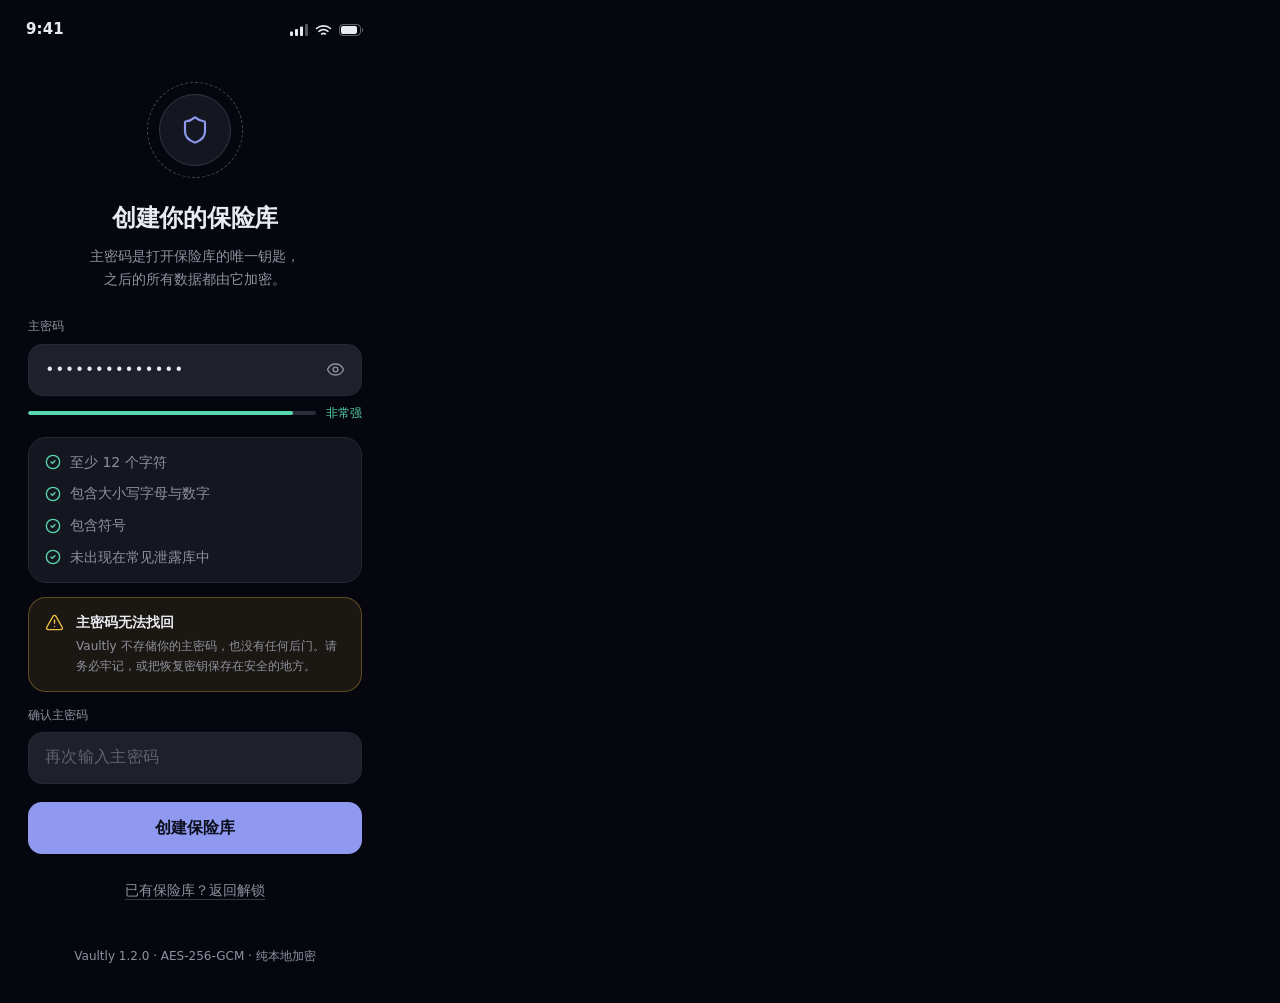
<file: design/setup.html>
<!DOCTYPE html>
<html lang="zh-CN">
<head>
<meta charset="UTF-8">
<meta name="viewport" content="width=device-width,initial-scale=1">
<meta name="dsh-design" content="app">
<title>创建保险库</title>
<link rel="stylesheet" href="tokens.css">
<link rel="stylesheet" href="app.css">
<style>
  body {
    background: var(--color-bg-deep);
    display: flex; flex-direction: column; min-height: 100vh;
    opacity: 0; transition: opacity 400ms var(--ease);
  }
  .setup-main {
    flex: 1; width: 100%; max-width: 420px; margin: 0 auto;
    display: flex; flex-direction: column; align-items: stretch;
    padding: 12px 28px 32px;
  }
  .dial { position: relative; width: 96px; height: 96px; margin: 16px auto 0; }
  .dial-ring {
    position: absolute; inset: 0; border-radius: 50%;
    border: 1px dashed oklch(50% 0.02 275 / 0.7);
    animation: dial-breathe 4s ease-in-out infinite;
  }
  .dial-core {
    position: absolute; inset: 12px; border-radius: 50%;
    background: var(--color-surface);
    border: 1px solid var(--color-line-strong);
    display: grid; place-items: center;
    color: var(--color-primary);
  }
  .setup-title { font-size: var(--text-xl); font-weight: 700; text-align: center; margin: 22px 0 0; letter-spacing: -0.01em; }
  .setup-lead { font-size: var(--text-sm); color: var(--color-muted); text-align: center; line-height: 1.65; margin: 8px 0 0; }
  .setup-form { display: flex; flex-direction: column; gap: 14px; margin-top: 26px; }
  .setup-form .field-label { margin: 0 0 8px; }
  .check-list { display: flex; flex-direction: column; gap: 10px; padding: 14px 16px; }
  .check-item { display: flex; align-items: center; gap: 9px; font-size: var(--text-sm); color: var(--color-muted); }
  .check-item svg { color: var(--color-accent); flex: none; }
  .warn-card {
    display: flex; gap: 12px; padding: 14px 16px;
    border-radius: var(--radius-lg);
    border: 1px solid color-mix(in oklab, var(--color-warning) 32%, transparent);
    background: color-mix(in oklab, var(--color-warning) 9%, transparent);
  }
  .warn-card svg { color: var(--color-warning); flex: none; margin-top: 1px; }
  .warn-card b { display: block; font-size: var(--text-sm); font-weight: 600; }
  .warn-card p { font-size: var(--text-xs); color: var(--color-muted); line-height: 1.65; margin: 3px 0 0; }
  .back-link {
    margin-top: auto; padding-top: 26px; align-self: center;
    font-size: var(--text-sm); color: var(--color-muted);
    text-decoration: underline; text-underline-offset: 4px;
    text-decoration-color: var(--color-line-strong);
    transition: color var(--dur) var(--ease);
  }
  .back-link:hover { color: var(--color-text); }
</style>
</head>
<body>

  <header class="statusbar">
    <span>9:41</span>
    <span class="status-icons">
      <svg width="18" height="12" viewBox="0 0 18 12" fill="currentColor"><rect x="0" y="7.5" width="3" height="4.5" rx="1"/><rect x="5" y="5" width="3" height="7" rx="1"/><rect x="10" y="2.5" width="3" height="9.5" rx="1"/><rect x="15" y="0" width="3" height="12" rx="1" opacity="0.35"/></svg>
      <svg width="17" height="12" viewBox="0 0 17 12" fill="none" stroke="currentColor" stroke-width="1.6" stroke-linecap="round"><path d="M1.5 4.5a10.5 10.5 0 0 1 14 0"/><path d="M4 7.3a7 7 0 0 1 9 0"/><path d="M6.6 10a3.4 3.4 0 0 1 3.8 0"/></svg>
      <svg width="25" height="12" viewBox="0 0 25 12"><rect x="0.5" y="0.5" width="21" height="11" rx="3.5" fill="none" stroke="currentColor" opacity="0.4"/><rect x="2" y="2" width="16" height="8" rx="2" fill="currentColor"/><path d="M23 4v4a2.2 2.2 0 0 0 0-4z" fill="currentColor" opacity="0.4"/></svg>
    </span>
  </header>

  <main class="setup-main">
    <div class="dial" aria-hidden="true">
      <span class="dial-ring"></span>
      <span class="dial-core">
        <svg width="30" height="30" viewBox="0 0 24 24" fill="none" stroke="currentColor" stroke-width="1.75" stroke-linecap="round" stroke-linejoin="round"><path d="M20 13c0 5-3.5 7.5-7.66 8.95a1 1 0 0 1-.67-.01C7.5 20.5 4 18 4 13V6a1 1 0 0 1 1-1c2 0 4.5-1.2 6.24-2.72a1.17 1.17 0 0 1 1.52 0C14.51 3.81 17 5 19 5a1 1 0 0 1 1 1z"/></svg>
      </span>
    </div>

    <h1 class="setup-title">创建你的保险库</h1>
    <p class="setup-lead">主密码是打开保险库的唯一钥匙，<br>之后的所有数据都由它加密。</p>

    <form class="setup-form" onsubmit="return false">
      <div>
        <div class="field-label">主密码</div>
        <div class="input">
          <input class="mono" type="password" value="T9vLmQx8pW4z!2" autocomplete="new-password" aria-label="主密码">
          <button class="icon-btn sm" type="button" id="eye" aria-label="显示主密码" style="margin-right:-6px">
            <svg width="19" height="19" viewBox="0 0 24 24" fill="none" stroke="currentColor" stroke-width="1.75" stroke-linecap="round" stroke-linejoin="round"><path d="M2.06 12.35a1 1 0 0 1 0-.7 10.75 10.75 0 0 1 19.88 0 1 1 0 0 1 0 .7 10.75 10.75 0 0 1-19.88 0"/><circle cx="12" cy="12" r="3"/></svg>
          </button>
        </div>
        <div class="strength">
          <span class="bar"><i style="width:92%"></i></span>
          <span class="txt">非常强</span>
        </div>
      </div>

      <div class="card check-list">
        <div class="check-item">
          <svg width="16" height="16" viewBox="0 0 24 24" fill="none" stroke="currentColor" stroke-width="2" stroke-linecap="round" stroke-linejoin="round"><circle cx="12" cy="12" r="10"/><path d="m9 12 2 2 4-4"/></svg>
          至少 12 个字符
        </div>
        <div class="check-item">
          <svg width="16" height="16" viewBox="0 0 24 24" fill="none" stroke="currentColor" stroke-width="2" stroke-linecap="round" stroke-linejoin="round"><circle cx="12" cy="12" r="10"/><path d="m9 12 2 2 4-4"/></svg>
          包含大小写字母与数字
        </div>
        <div class="check-item">
          <svg width="16" height="16" viewBox="0 0 24 24" fill="none" stroke="currentColor" stroke-width="2" stroke-linecap="round" stroke-linejoin="round"><circle cx="12" cy="12" r="10"/><path d="m9 12 2 2 4-4"/></svg>
          包含符号
        </div>
        <div class="check-item">
          <svg width="16" height="16" viewBox="0 0 24 24" fill="none" stroke="currentColor" stroke-width="2" stroke-linecap="round" stroke-linejoin="round"><circle cx="12" cy="12" r="10"/><path d="m9 12 2 2 4-4"/></svg>
          未出现在常见泄露库中
        </div>
      </div>

      <div class="warn-card">
        <svg width="19" height="19" viewBox="0 0 24 24" fill="none" stroke="currentColor" stroke-width="1.75" stroke-linecap="round" stroke-linejoin="round"><path d="m21.73 18-8-14a2 2 0 0 0-3.48 0l-8 14A2 2 0 0 0 4 21h16a2 2 0 0 0 1.73-3"/><path d="M12 9v4"/><path d="M12 17h.01"/></svg>
        <div>
          <b>主密码无法找回</b>
          <p>Vaultly 不存储你的主密码，也没有任何后门。请务必牢记，或把恢复密钥保存在安全的地方。</p>
        </div>
      </div>

      <div>
        <div class="field-label">确认主密码</div>
        <div class="input">
          <input class="mono" type="password" placeholder="再次输入主密码" autocomplete="new-password" aria-label="确认主密码">
        </div>
      </div>

      <a class="btn btn-primary" href="vault.html" style="margin-top:4px">创建保险库</a>
    </form>

    <a class="back-link" href="unlock.html">已有保险库？返回解锁</a>
  </main>

  <p class="footer-note" style="padding-bottom:24px">Vaultly 1.2.0 · AES-256-GCM · 纯本地加密</p>

  <script>
    requestAnimationFrame(() => { document.body.style.opacity = '1'; });
    const eye = document.getElementById('eye');
    const mp = eye.closest('.input').querySelector('input');
    eye.addEventListener('click', () => {
      const show = mp.type === 'password';
      mp.type = show ? 'text' : 'password';
      eye.setAttribute('aria-label', show ? '隐藏主密码' : '显示主密码');
    });
  </script>

</body>
</html>
</file>
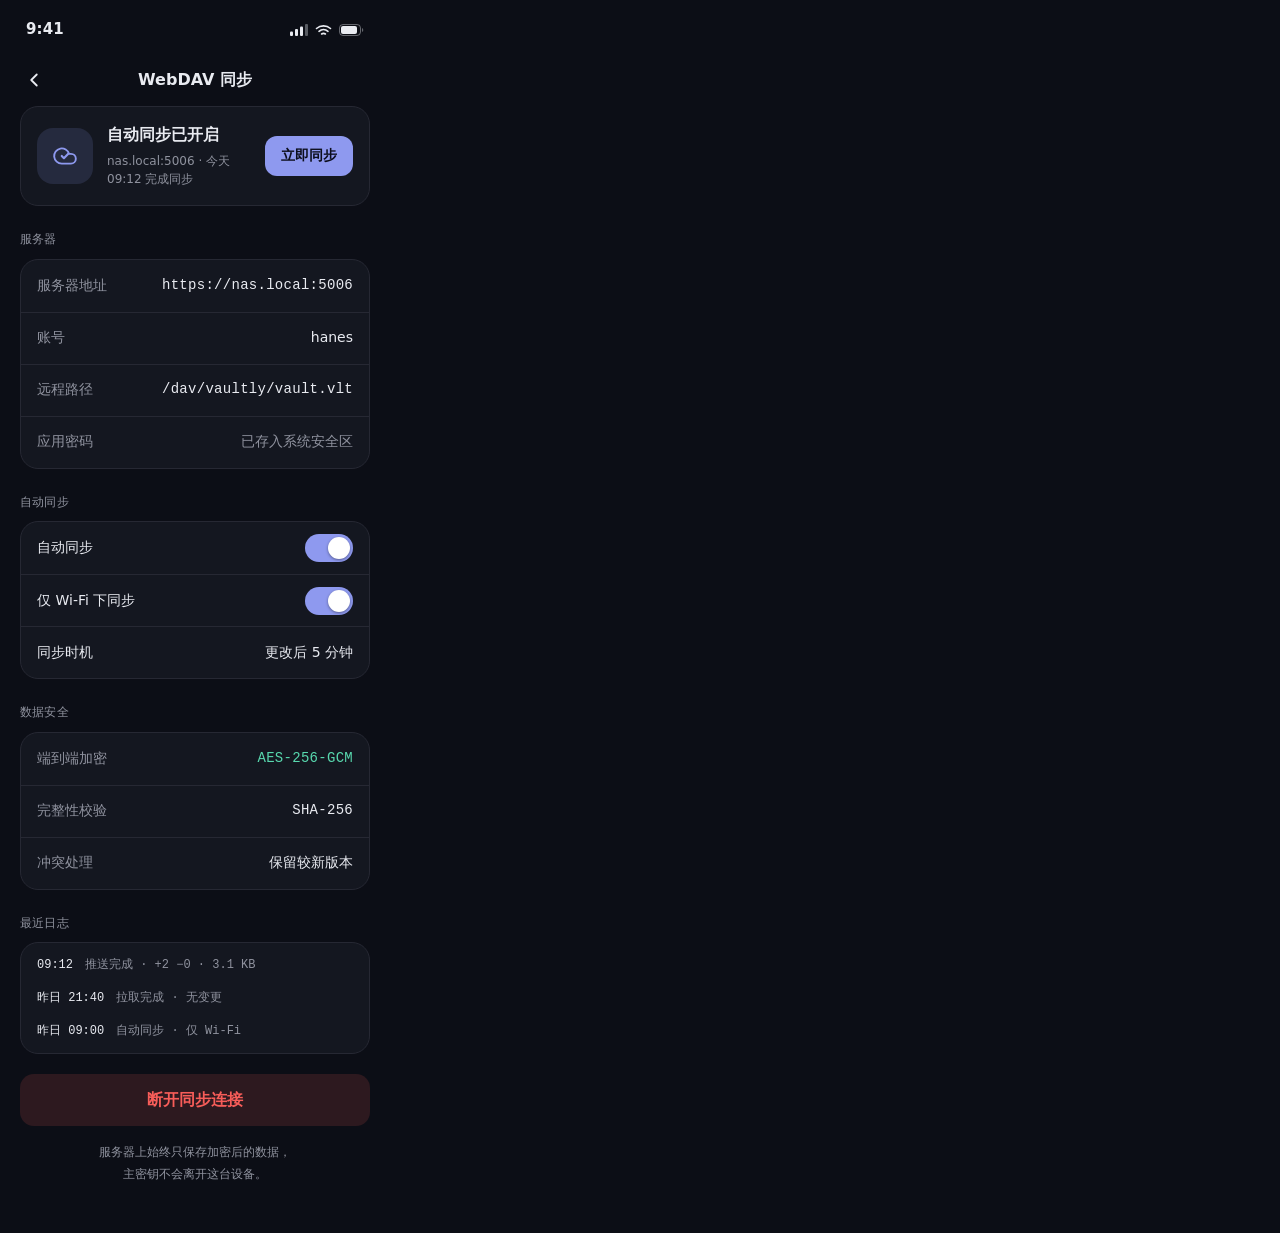
<file: design/sync.html>
<!DOCTYPE html>
<html lang="zh-CN">
<head>
<meta charset="UTF-8">
<meta name="viewport" content="width=device-width,initial-scale=1">
<meta name="dsh-design" content="app">
<title>WebDAV 同步</title>
<link rel="stylesheet" href="tokens.css">
<link rel="stylesheet" href="app.css">
<style>
  .sync-hero { display: flex; align-items: center; gap: 14px; padding: 16px; }
  .sync-info { flex: 1; min-width: 0; }
  .sync-info h2 { font-size: var(--text-md); font-weight: 600; margin: 0; }
  .sync-info p { font-size: var(--text-xs); color: var(--color-muted); margin: 4px 0 0; }
  .sv-row { display: flex; align-items: center; gap: 12px; min-height: 52px; padding: 8px 16px; }
  .sv-row + .sv-row { border-top: 1px solid var(--color-line); }
  .sv-label { flex: none; width: 84px; font-size: var(--text-sm); color: var(--color-muted); }
  .sv-value { flex: 1; min-width: 0; font-size: var(--text-sm); text-align: right; word-break: break-all; }
  .log-line {
    display: flex; gap: 12px;
    padding: 7px 16px;
    font-family: var(--font-mono); font-size: 12px; color: var(--color-muted);
  }
  .log-line b { color: var(--color-text); font-weight: 500; flex: none; }
</style>
</head>
<body>

  <header class="statusbar">
    <span>9:41</span>
    <span class="status-icons">
      <svg width="18" height="12" viewBox="0 0 18 12" fill="currentColor"><rect x="0" y="7.5" width="3" height="4.5" rx="1"/><rect x="5" y="5" width="3" height="7" rx="1"/><rect x="10" y="2.5" width="3" height="9.5" rx="1"/><rect x="15" y="0" width="3" height="12" rx="1" opacity="0.35"/></svg>
      <svg width="17" height="12" viewBox="0 0 17 12" fill="none" stroke="currentColor" stroke-width="1.6" stroke-linecap="round"><path d="M1.5 4.5a10.5 10.5 0 0 1 14 0"/><path d="M4 7.3a7 7 0 0 1 9 0"/><path d="M6.6 10a3.4 3.4 0 0 1 3.8 0"/></svg>
      <svg width="25" height="12" viewBox="0 0 25 12"><rect x="0.5" y="0.5" width="21" height="11" rx="3.5" fill="none" stroke="currentColor" opacity="0.4"/><rect x="2" y="2" width="16" height="8" rx="2" fill="currentColor"/><path d="M23 4v4a2.2 2.2 0 0 0 0-4z" fill="currentColor" opacity="0.4"/></svg>
    </span>
  </header>

  <div class="navbar" style="position:relative">
    <div class="nav-side">
      <a class="nav-btn" href="settings.html" aria-label="返回">
        <svg width="22" height="22" viewBox="0 0 24 24" fill="none" stroke="currentColor" stroke-width="2" stroke-linecap="round" stroke-linejoin="round"><path d="m15 18-6-6 6-6"/></svg>
      </a>
    </div>
    <span class="nav-title">WebDAV 同步</span>
    <div class="nav-side right"></div>
  </div>

  <main class="page" style="padding-bottom:48px">

    <section class="card sync-hero">
      <span class="icon-badge lg t-primary">
        <svg width="26" height="26" viewBox="0 0 24 24" fill="none" stroke="currentColor" stroke-width="1.75" stroke-linecap="round" stroke-linejoin="round"><path d="M17.5 19H9a7 7 0 1 1 6.71-9h1.79a4.5 4.5 0 1 1 0 9Z"/><path d="m9 12 2 2 4-4" stroke-width="2"/></svg>
      </span>
      <div class="sync-info">
        <h2>自动同步已开启</h2>
        <p>nas.local:5006 · 今天 09:12 完成同步</p>
      </div>
      <button class="btn btn-primary btn-sm" data-toast="正在连接 nas.local…" style="flex:none">立即同步</button>
    </section>

    <h2 class="section-label">服务器</h2>
    <section class="card">
      <div class="sv-row">
        <span class="sv-label">服务器地址</span>
        <span class="sv-value mono">https://nas.local:5006</span>
      </div>
      <div class="sv-row">
        <span class="sv-label">账号</span>
        <span class="sv-value">hanes</span>
      </div>
      <div class="sv-row">
        <span class="sv-label">远程路径</span>
        <span class="sv-value mono">/dav/vaultly/vault.vlt</span>
      </div>
      <div class="sv-row">
        <span class="sv-label">应用密码</span>
        <span class="sv-value" style="color:var(--color-muted)">已存入系统安全区</span>
      </div>
    </section>

    <h2 class="section-label">自动同步</h2>
    <section class="card">
      <div class="sv-row">
        <span class="sv-label" style="width:auto;flex:1;color:var(--color-text)">自动同步</span>
        <label class="switch"><input type="checkbox" checked><span class="track"></span></label>
      </div>
      <div class="sv-row">
        <span class="sv-label" style="width:auto;flex:1;color:var(--color-text)">仅 Wi-Fi 下同步</span>
        <label class="switch"><input type="checkbox" checked><span class="track"></span></label>
      </div>
      <div class="sv-row">
        <span class="sv-label" style="width:auto;flex:1;color:var(--color-text)">同步时机</span>
        <span class="sv-value" style="flex:none">更改后 5 分钟</span>
      </div>
    </section>

    <h2 class="section-label">数据安全</h2>
    <section class="card">
      <div class="sv-row">
        <span class="sv-label">端到端加密</span>
        <span class="sv-value mono" style="color:var(--color-accent)">AES-256-GCM</span>
      </div>
      <div class="sv-row">
        <span class="sv-label">完整性校验</span>
        <span class="sv-value mono">SHA-256</span>
      </div>
      <div class="sv-row">
        <span class="sv-label">冲突处理</span>
        <span class="sv-value">保留较新版本</span>
      </div>
    </section>

    <h2 class="section-label">最近日志</h2>
    <section class="card" style="padding:6px 0">
      <div class="log-line"><b>09:12</b><span>推送完成 · +2 −0 · 3.1 KB</span></div>
      <div class="log-line"><b>昨日 21:40</b><span>拉取完成 · 无变更</span></div>
      <div class="log-line"><b>昨日 09:00</b><span>自动同步 · 仅 Wi-Fi</span></div>
    </section>

    <a class="btn btn-danger-ghost" href="settings.html" style="margin-top:20px">断开同步连接</a>
    <p class="footer-note" style="margin:16px 0 0">服务器上始终只保存加密后的数据，<br>主密钥不会离开这台设备。</p>

  </main>

  <div class="toast" id="toast" role="status" aria-live="polite">
    <svg width="16" height="16" viewBox="0 0 24 24" fill="none" stroke="currentColor" stroke-width="2.5" stroke-linecap="round" stroke-linejoin="round"><path d="M20 6 9 17l-5-5"/></svg>
    <span>已完成</span>
  </div>
  <script>
    const toast = document.getElementById('toast');
    const toastMsg = toast.querySelector('span');
    let hideTimer;
    document.querySelectorAll('[data-toast]').forEach(btn =>
      btn.addEventListener('click', () => {
        toastMsg.textContent = btn.dataset.toast;
        toast.classList.add('show');
        clearTimeout(hideTimer);
        hideTimer = setTimeout(() => toast.classList.remove('show'), 2000);
      }));
  </script>

</body>
</html>
</file>
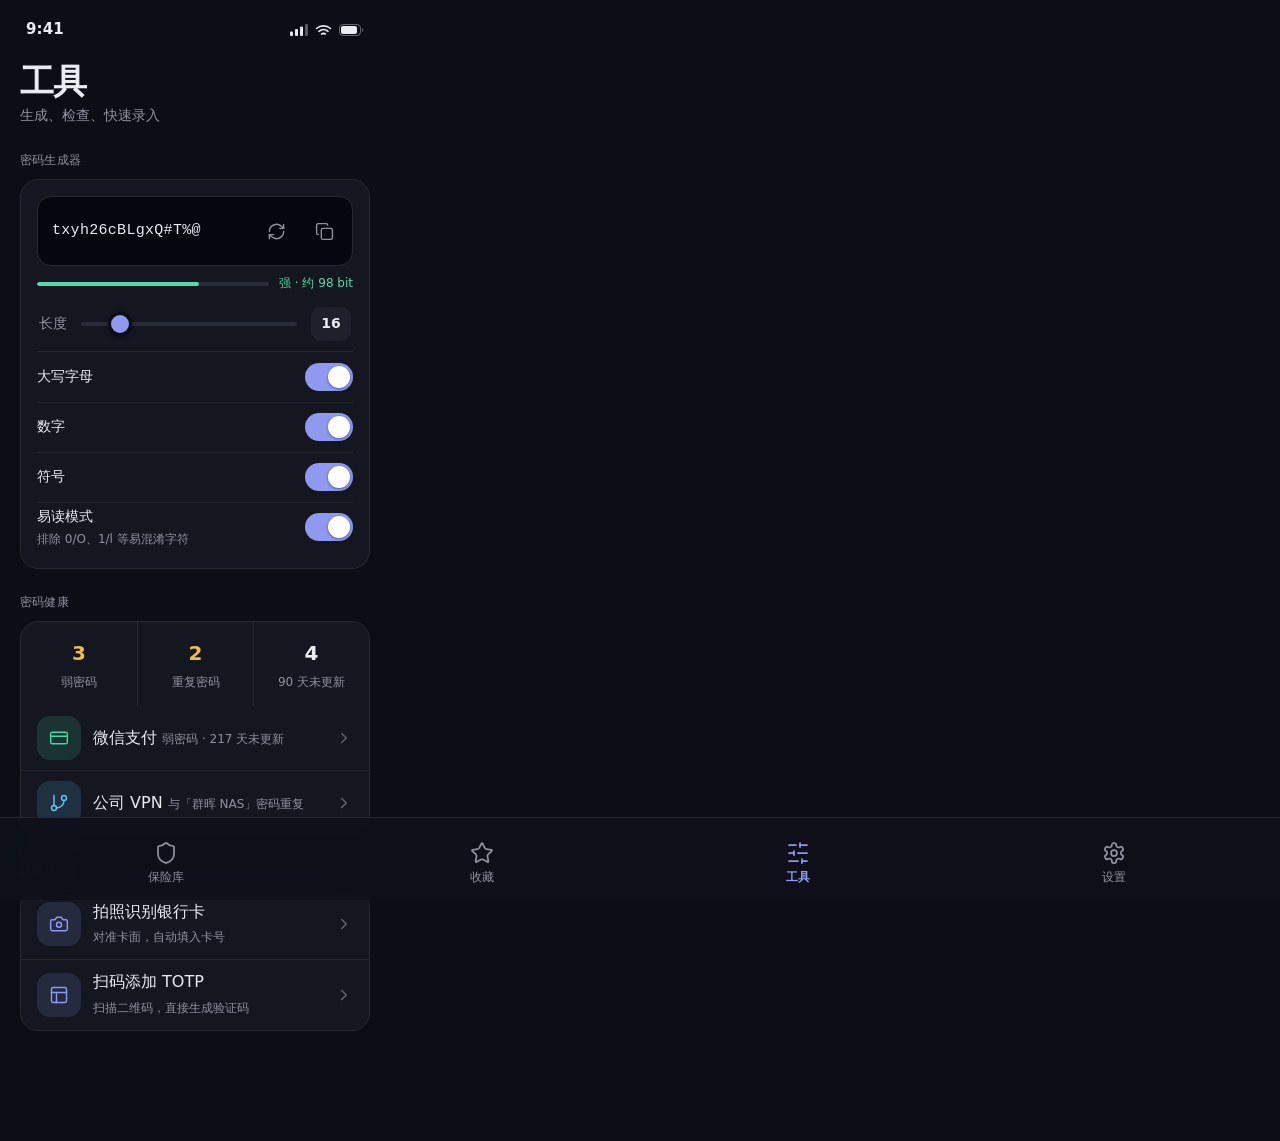
<file: design/tools.html>
<!DOCTYPE html>
<html lang="zh-CN">
<head>
<meta charset="UTF-8">
<meta name="viewport" content="width=device-width,initial-scale=1">
<meta name="dsh-design" content="app">
<title>工具</title>
<link rel="stylesheet" href="tokens.css">
<link rel="stylesheet" href="app.css">
<style>
  .gen-card { padding: 16px; }
  .gen-display {
    display: flex; align-items: center; gap: 4px;
    padding: 12px 6px 12px 14px;
    border-radius: var(--radius-md);
    background: var(--color-bg-deep);
    border: 1px solid var(--color-line);
  }
  .gen-pw {
    flex: 1; min-width: 0;
    font-family: var(--font-mono); font-size: 15px; font-weight: 500;
    letter-spacing: 0.02em; word-break: break-all; line-height: 1.5;
  }
  .len-row { display: flex; align-items: center; gap: 12px; padding: 14px 2px 10px; }
  .len-row .lbl { font-size: var(--text-sm); color: var(--color-muted); flex: none; }
  .len-num {
    width: 40px; text-align: center; flex: none;
    font-variant-numeric: tabular-nums;
    font-size: var(--text-sm); font-weight: 600;
    background: var(--color-surface-2); border-radius: var(--radius-sm);
    padding: 6px 0;
  }
  .gen-rows { border-top: 1px solid var(--color-line); }
  .gen-row { display: flex; align-items: center; min-height: 50px; }
  .gen-row + .gen-row { border-top: 1px solid var(--color-line); }
  .gen-row .gt { flex: 1; min-width: 0; font-size: var(--text-sm); }
  .gen-row .gt small { display: block; font-size: var(--text-xs); color: var(--color-muted); margin-top: 2px; }
  .stats { display: grid; grid-template-columns: repeat(3, 1fr); }
  .stat { text-align: center; padding: 16px 4px 12px; }
  .stat + .stat { border-left: 1px solid var(--color-line); }
  .stat b { display: block; font-size: var(--text-lg); font-weight: 700; font-variant-numeric: tabular-nums; }
  .stat span { font-size: var(--text-xs); color: var(--color-muted); }
  .stat b.warn { color: var(--color-warning); }
</style>
</head>
<body>

  <header class="statusbar">
    <span>9:41</span>
    <span class="status-icons">
      <svg width="18" height="12" viewBox="0 0 18 12" fill="currentColor"><rect x="0" y="7.5" width="3" height="4.5" rx="1"/><rect x="5" y="5" width="3" height="7" rx="1"/><rect x="10" y="2.5" width="3" height="9.5" rx="1"/><rect x="15" y="0" width="3" height="12" rx="1" opacity="0.35"/></svg>
      <svg width="17" height="12" viewBox="0 0 17 12" fill="none" stroke="currentColor" stroke-width="1.6" stroke-linecap="round"><path d="M1.5 4.5a10.5 10.5 0 0 1 14 0"/><path d="M4 7.3a7 7 0 0 1 9 0"/><path d="M6.6 10a3.4 3.4 0 0 1 3.8 0"/></svg>
      <svg width="25" height="12" viewBox="0 0 25 12"><rect x="0.5" y="0.5" width="21" height="11" rx="3.5" fill="none" stroke="currentColor" opacity="0.4"/><rect x="2" y="2" width="16" height="8" rx="2" fill="currentColor"/><path d="M23 4v4a2.2 2.2 0 0 0 0-4z" fill="currentColor" opacity="0.4"/></svg>
    </span>
  </header>

  <main class="page" style="padding-bottom:110px">
    <h1 class="big-title">工具</h1>
    <p class="big-sub">生成、检查、快速录入</p>

    <h2 class="section-label">密码生成器</h2>
    <section class="card gen-card">
      <div class="gen-display">
        <span class="gen-pw" id="pw">kR8#mWv2!pQz4Ln</span>
        <button class="icon-btn" id="regen" aria-label="重新生成">
          <svg width="19" height="19" viewBox="0 0 24 24" fill="none" stroke="currentColor" stroke-width="1.75" stroke-linecap="round" stroke-linejoin="round"><path d="M3 12a9 9 0 0 1 15-6.7L21 8"/><path d="M21 3v5h-5"/><path d="M21 12a9 9 0 0 1-15 6.7L3 16"/><path d="M3 21v-5h5"/></svg>
        </button>
        <button class="icon-btn" aria-label="复制密码" data-toast="已复制，30 秒后自动清理">
          <svg width="19" height="19" viewBox="0 0 24 24" fill="none" stroke="currentColor" stroke-width="1.75" stroke-linecap="round" stroke-linejoin="round"><rect width="14" height="14" x="8" y="8" rx="2"/><path d="M4 16c-1.1 0-2-.9-2-2V4c0-1.1.9-2 2-2h10c1.1 0 2 .9 2 2"/></svg>
        </button>
      </div>
      <div class="strength">
        <span class="bar"><i id="st-i" style="width:82%"></i></span>
        <span class="txt" id="st-txt">强</span>
      </div>
      <div class="len-row">
        <span class="lbl">长度</span>
        <input class="slider" id="len" type="range" min="8" max="64" value="16" aria-label="密码长度">
        <span class="len-num" id="len-num">16</span>
      </div>
      <div class="gen-rows">
        <div class="gen-row">
          <span class="gt">大写字母</span>
          <label class="switch"><input type="checkbox" id="opt-upper" checked><span class="track"></span></label>
        </div>
        <div class="gen-row">
          <span class="gt">数字</span>
          <label class="switch"><input type="checkbox" id="opt-digit" checked><span class="track"></span></label>
        </div>
        <div class="gen-row">
          <span class="gt">符号</span>
          <label class="switch"><input type="checkbox" id="opt-sym" checked><span class="track"></span></label>
        </div>
        <div class="gen-row">
          <span class="gt">易读模式<small>排除 0/O、1/l 等易混淆字符</small></span>
          <label class="switch"><input type="checkbox" id="opt-readable" checked><span class="track"></span></label>
        </div>
      </div>
    </section>

    <h2 class="section-label">密码健康</h2>
    <section class="card">
      <div class="stats">
        <div class="stat"><b class="warn">3</b><span>弱密码</span></div>
        <div class="stat"><b class="warn">2</b><span>重复密码</span></div>
        <div class="stat"><b>4</b><span>90 天未更新</span></div>
      </div>
      <a class="row" href="detail.html">
        <span class="icon-badge t-card">
          <svg width="20" height="20" viewBox="0 0 24 24" fill="none" stroke="currentColor" stroke-width="1.75" stroke-linecap="round" stroke-linejoin="round"><rect width="20" height="14" x="2" y="5" rx="2"/><line x1="2" x2="22" y1="10" y2="10"/></svg>
        </span>
        <span class="row-main">
          <span class="row-title">微信支付</span>
          <span class="row-sub">弱密码 · 217 天未更新</span>
        </span>
        <svg class="chev" width="18" height="18" viewBox="0 0 24 24" fill="none" stroke="currentColor" stroke-width="2" stroke-linecap="round" stroke-linejoin="round"><path d="m9 18 6-6-6-6"/></svg>
      </a>
      <a class="row" href="detail.html">
        <span class="icon-badge t-login">
          <svg width="20" height="20" viewBox="0 0 24 24" fill="none" stroke="currentColor" stroke-width="1.75" stroke-linecap="round" stroke-linejoin="round"><line x1="6" x2="6" y1="3" y2="15"/><circle cx="18" cy="6" r="3"/><circle cx="6" cy="18" r="3"/><path d="M18 9a9 9 0 0 1-9 9"/></svg>
        </span>
        <span class="row-main">
          <span class="row-title">公司 VPN</span>
          <span class="row-sub">与「群晖 NAS」密码重复</span>
        </span>
        <svg class="chev" width="18" height="18" viewBox="0 0 24 24" fill="none" stroke="currentColor" stroke-width="2" stroke-linecap="round" stroke-linejoin="round"><path d="m9 18 6-6-6-6"/></svg>
      </a>
    </section>

    <h2 class="section-label">快捷录入</h2>
    <section class="card">
      <a class="row" href="add-entry.html">
        <span class="icon-badge t-primary">
          <svg width="20" height="20" viewBox="0 0 24 24" fill="none" stroke="currentColor" stroke-width="1.75" stroke-linecap="round" stroke-linejoin="round"><path d="M14.5 4h-5L7 7H4a2 2 0 0 0-2 2v9a2 2 0 0 0 2 2h16a2 2 0 0 0 2-2V9a2 2 0 0 0-2-2h-3l-2.5-3z"/><circle cx="12" cy="13" r="3"/></svg>
        </span>
        <span class="row-main">
          <span class="row-title">拍照识别银行卡</span>
          <span class="row-sub">对准卡面，自动填入卡号</span>
        </span>
        <svg class="chev" width="18" height="18" viewBox="0 0 24 24" fill="none" stroke="currentColor" stroke-width="2" stroke-linecap="round" stroke-linejoin="round"><path d="m9 18 6-6-6-6"/></svg>
      </a>
      <a class="row" href="add-entry.html">
        <span class="icon-badge t-primary">
          <svg width="20" height="20" viewBox="0 0 24 24" fill="none" stroke="currentColor" stroke-width="1.75" stroke-linecap="round" stroke-linejoin="round"><rect width="18" height="18" x="3" y="3" rx="2"/><path d="M3 9h18"/><path d="M9 21V9"/></svg>
        </span>
        <span class="row-main">
          <span class="row-title">扫码添加 TOTP</span>
          <span class="row-sub">扫描二维码，直接生成验证码</span>
        </span>
        <svg class="chev" width="18" height="18" viewBox="0 0 24 24" fill="none" stroke="currentColor" stroke-width="2" stroke-linecap="round" stroke-linejoin="round"><path d="m9 18 6-6-6-6"/></svg>
      </a>
    </section>
  </main>

  <nav class="tabbar">
    <a class="tab" href="vault.html">
      <svg width="24" height="24" viewBox="0 0 24 24" fill="none" stroke="currentColor" stroke-width="1.75" stroke-linecap="round" stroke-linejoin="round"><path d="M20 13c0 5-3.5 7.5-7.66 8.95a1 1 0 0 1-.67-.01C7.5 20.5 4 18 4 13V6a1 1 0 0 1 1-1c2 0 4.5-1.2 6.24-2.72a1.17 1.17 0 0 1 1.52 0C14.51 3.81 17 5 19 5a1 1 0 0 1 1 1z"/></svg>
      保险库
    </a>
    <a class="tab" href="vault.html#fav">
      <svg width="24" height="24" viewBox="0 0 24 24" fill="none" stroke="currentColor" stroke-width="1.75" stroke-linecap="round" stroke-linejoin="round"><path d="M11.53 2.3a.53.53 0 0 1 .94 0l2.31 4.67a2.12 2.12 0 0 0 1.6 1.16l5.16.76a.53.53 0 0 1 .3.9l-3.74 3.64a2.12 2.12 0 0 0-.61 1.88l.88 5.14a.53.53 0 0 1-.77.56l-4.62-2.43a2.12 2.12 0 0 0-1.97 0l-4.62 2.43a.53.53 0 0 1-.77-.56l.88-5.14a2.12 2.12 0 0 0-.61-1.88L2.16 9.8a.53.53 0 0 1 .3-.91l5.16-.75a2.12 2.12 0 0 0 1.6-1.16z"/></svg>
      收藏
    </a>
    <a class="tab active" aria-current="page" href="tools.html">
      <svg width="24" height="24" viewBox="0 0 24 24" fill="none" stroke="currentColor" stroke-width="1.75" stroke-linecap="round" stroke-linejoin="round"><line x1="21" x2="14" y1="4" y2="4"/><line x1="10" x2="3" y1="4" y2="4"/><line x1="21" x2="12" y1="12" y2="12"/><line x1="8" x2="3" y1="12" y2="12"/><line x1="21" x2="16" y1="20" y2="20"/><line x1="12" x2="3" y1="20" y2="20"/><line x1="14" x2="14" y1="2" y2="6"/><line x1="8" x2="8" y1="10" y2="14"/><line x1="16" x2="16" y1="18" y2="22"/></svg>
      工具
    </a>
    <a class="tab" href="settings.html">
      <svg width="24" height="24" viewBox="0 0 24 24" fill="none" stroke="currentColor" stroke-width="1.75" stroke-linecap="round" stroke-linejoin="round"><path d="M12.22 2h-.44a2 2 0 0 0-2 2v.18a2 2 0 0 1-1 1.73l-.43.25a2 2 0 0 1-2 0l-.15-.08a2 2 0 0 0-2.73.73l-.22.38a2 2 0 0 0 .73 2.73l.15.1a2 2 0 0 1 1 1.72v.51a2 2 0 0 1-1 1.74l-.15.09a2 2 0 0 0-.73 2.73l.22.38a2 2 0 0 0 2.73.73l.15-.08a2 2 0 0 1 2 0l.43.25a2 2 0 0 1 1 1.73V20a2 2 0 0 0 2 2h.44a2 2 0 0 0 2-2v-.18a2 2 0 0 1 1-1.73l.43-.25a2 2 0 0 1 2 0l.15.08a2 2 0 0 0 2.73-.73l.22-.39a2 2 0 0 0-.73-2.73l-.15-.08a2 2 0 0 1-1-1.74v-.5a2 2 0 0 1 1-1.74l.15-.09a2 2 0 0 0 .73-2.73l-.22-.38a2 2 0 0 0-2.73-.73l-.15.08a2 2 0 0 1-2 0l-.43-.25a2 2 0 0 1-1-1.73V4a2 2 0 0 0-2-2z"/><circle cx="12" cy="12" r="3"/></svg>
      设置
    </a>
  </nav>

  <div class="toast" id="toast" role="status" aria-live="polite">
    <svg width="16" height="16" viewBox="0 0 24 24" fill="none" stroke="currentColor" stroke-width="2.5" stroke-linecap="round" stroke-linejoin="round"><path d="M20 6 9 17l-5-5"/></svg>
    <span>已完成</span>
  </div>
  <script>
    const toast = document.getElementById('toast');
    const toastMsg = toast.querySelector('span');
    let hideTimer;
    document.querySelectorAll('[data-toast]').forEach(btn =>
      btn.addEventListener('click', () => {
        toastMsg.textContent = btn.dataset.toast;
        toast.classList.add('show');
        clearTimeout(hideTimer);
        hideTimer = setTimeout(() => toast.classList.remove('show'), 2000);
      }));

    const sets = {
      upper: 'ABCDEFGHJKLMNPQRSTUVWXYZ',
      lower: 'abcdefghijkmnpqrstuvwxyz',
      digit: '23456789',
      sym: '!@#$%^&*-_+=?'
    };
    const confusing = { upper: 'IO', lower: 'l', digit: '1' };
    const $id = id => document.getElementById(id);

    function gen() {
      const len = +$id('len').value;
      $id('len-num').textContent = len;
      const pool = [];
      const picks = [];
      for (const k of ['upper', 'lower', 'digit', 'sym']) {
        if (k !== 'lower' && !$id('opt-' + k).checked) continue;
        let cs = sets[k];
        if ($id('opt-readable').checked) {
          const bad = confusing[k] || '';
          cs = [...cs].filter(c => !bad.includes(c)).join('');
        }
        pool.push(...cs);
        picks.push(cs[Math.floor(Math.random() * cs.length)]);
      }
      while (picks.length < len) picks.push(pool[Math.floor(Math.random() * pool.length)]);
      for (let i = picks.length - 1; i > 0; i--) {
        const j = Math.floor(Math.random() * (i + 1));
        [picks[i], picks[j]] = [picks[j], picks[i]];
      }
      $id('pw').textContent = picks.slice(0, len).join('');
      const entropy = Math.round(len * Math.log2(pool.length));
      const score = Math.min(100, Math.round(entropy / 1.4));
      const bar = $id('st-i'), txt = $id('st-txt');
      let label, color;
      if (score < 40)      { label = '弱';   color = 'var(--color-danger)'; }
      else if (score < 70) { label = '一般'; color = 'var(--color-warning)'; }
      else                 { label = '强';   color = 'var(--color-accent)'; }
      bar.style.width = score + '%';
      bar.style.background = color;
      txt.textContent = label + ' · 约 ' + entropy + ' bit';
      txt.style.color = color;
    }
    ['len', 'opt-upper', 'opt-digit', 'opt-sym', 'opt-readable'].forEach(id => {
      const el = $id(id);
      el.addEventListener(el.type === 'range' ? 'input' : 'change', gen);
    });
    $id('regen').addEventListener('click', gen);
    gen();
  </script>

</body>
</html>
</file>
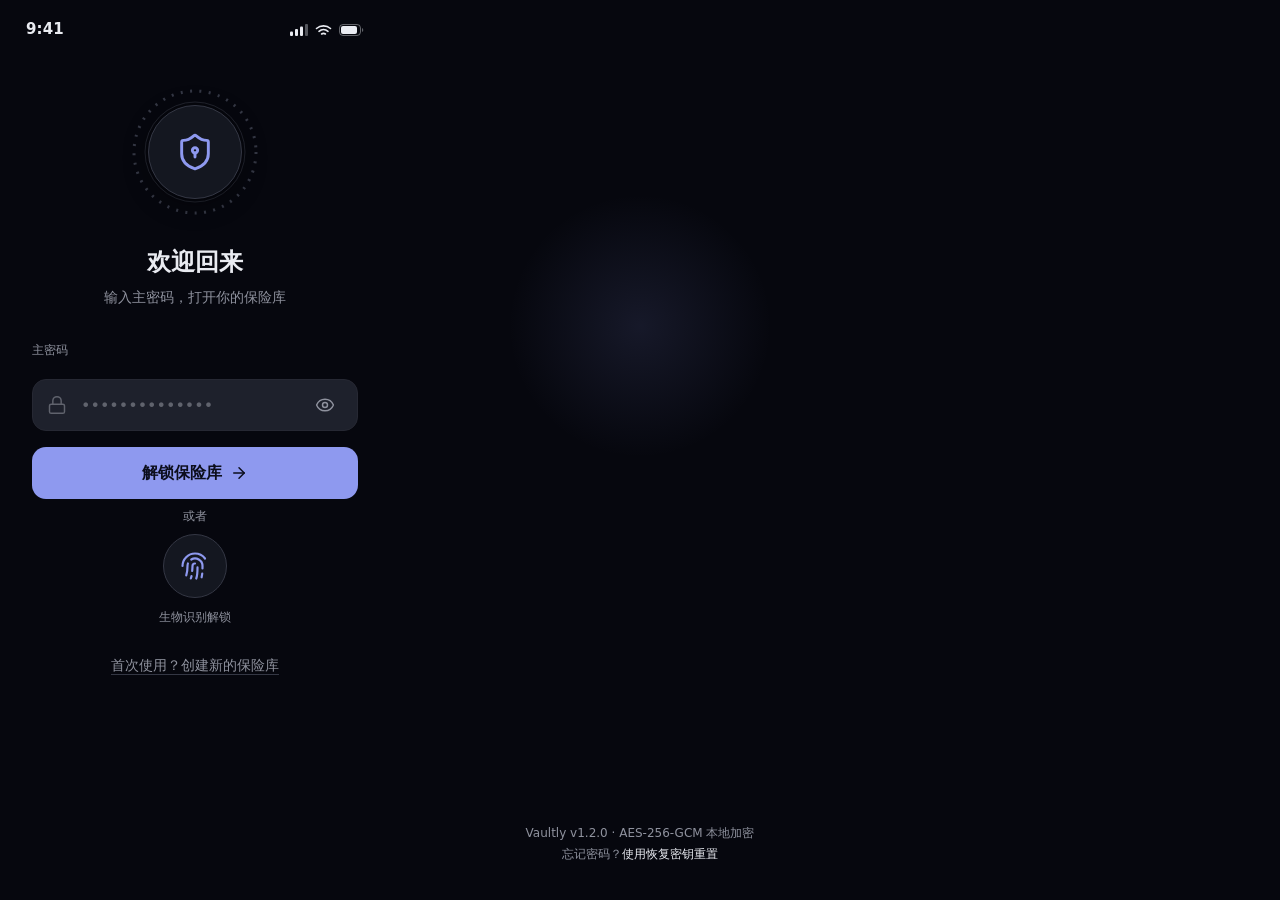
<file: design/unlock.html>
<!DOCTYPE html>
<html lang="zh-CN">
<head>
<meta charset="UTF-8">
<meta name="viewport" content="width=device-width,initial-scale=1">
<meta name="dsh-design" content="app">
<title>解锁保险库</title>
<link rel="stylesheet" href="tokens.css">
<link rel="stylesheet" href="app.css">
<style>
  body { background: var(--color-bg-deep); }

  /* 表盘呼吸微光 —— 全页唯一的装饰，极低透明度 */
  .dial-glow {
    position: absolute; left: 50%; top: 176px;
    width: 300px; height: 300px;
    transform: translateX(-50%);
    background: radial-gradient(circle, oklch(71% 0.125 277 / 0.12) 0%, transparent 62%);
    animation: dial-breathe 5s var(--ease) infinite;
    pointer-events: none;
  }

  .unlock-wrap {
    position: relative;
    display: flex; flex-direction: column; align-items: center;
    padding: 34px 32px 0;
  }

  /* 保险库表盘徽记：刻度环 + 内环 + 盾牌 */
  .dial { position: relative; width: 128px; height: 128px; }
  .dial .ticks { position: absolute; inset: 0; color: var(--color-line-strong); animation: dial-breathe 5s var(--ease) infinite; }
  .dial .core {
    position: absolute; inset: 17px;
    border-radius: 50%;
    background: var(--color-surface);
    border: 1px solid var(--color-line-strong);
    display: flex; align-items: center; justify-content: center;
    color: var(--color-primary);
    box-shadow: 0 6px 24px oklch(0% 0 0 / 0.35);
  }

  h1 { font-size: var(--text-xl); font-weight: 700; letter-spacing: -0.01em; margin: 28px 0 6px; }
  .lead { font-size: var(--text-sm); color: var(--color-muted); margin: 0 0 32px; }

  .form { width: 100%; display: flex; flex-direction: column; gap: 12px; }

  .or-row {
    display: flex; align-items: center; gap: 14px;
    color: var(--color-muted); font-size: var(--text-xs);
    margin: 8px 0;
  }
  .or-row::before, .or-row::after { content: ""; flex: 1; height: 1px; background: var(--color-line); }

  .bio-btn {
    width: 64px; height: 64px;
    border-radius: 50%;
    border: 1px solid var(--color-line-strong);
    background: var(--color-surface);
    color: var(--color-primary);
    display: flex; align-items: center; justify-content: center;
    cursor: pointer;
    transition: transform var(--dur) var(--ease), background var(--dur) var(--ease);
  }
  .bio-btn:hover { background: var(--color-surface-2); }
  .bio-btn:active { transform: scale(0.94); }
  .bio-label { font-size: var(--text-xs); color: var(--color-muted); margin-top: 10px; }
  .first-link {
    margin-top: 28px;
    font-size: var(--text-sm); color: var(--color-muted);
    text-decoration: underline; text-underline-offset: 4px;
    text-decoration-color: var(--color-line-strong);
    transition: color var(--dur) var(--ease);
  }
  .first-link:hover { color: var(--color-text); }

  .foot {
    position: fixed; left: 0; right: 0; bottom: 0;
    padding: 16px 40px 34px;
  }
</style>
</head>
<body>

  <header class="statusbar">
    <span>9:41</span>
    <span class="status-icons">
      <svg width="18" height="12" viewBox="0 0 18 12" fill="currentColor"><rect x="0" y="7.5" width="3" height="4.5" rx="1"/><rect x="5" y="5" width="3" height="7" rx="1"/><rect x="10" y="2.5" width="3" height="9.5" rx="1"/><rect x="15" y="0" width="3" height="12" rx="1" opacity="0.35"/></svg>
      <svg width="17" height="12" viewBox="0 0 17 12" fill="none" stroke="currentColor" stroke-width="1.6" stroke-linecap="round"><path d="M1.5 4.5a10.5 10.5 0 0 1 14 0"/><path d="M4 7.3a7 7 0 0 1 9 0"/><path d="M6.6 10a3.4 3.4 0 0 1 3.8 0"/></svg>
      <svg width="25" height="12" viewBox="0 0 25 12"><rect x="0.5" y="0.5" width="21" height="11" rx="3.5" fill="none" stroke="currentColor" opacity="0.4"/><rect x="2" y="2" width="16" height="8" rx="2" fill="currentColor"/><path d="M23 4v4a2.2 2.2 0 0 0 0-4z" fill="currentColor" opacity="0.4"/></svg>
    </span>
  </header>

  <div class="dial-glow"></div>

  <main class="unlock-wrap">
    <!-- 保险库表盘：记忆点 -->
    <div class="dial" aria-hidden="true">
      <svg class="ticks" viewBox="0 0 128 128">
        <circle cx="64" cy="64" r="61" fill="none" stroke="currentColor" stroke-width="3" stroke-dasharray="2 7.4"/>
        <circle cx="64" cy="64" r="50" fill="none" stroke="currentColor" stroke-width="1" opacity="0.6"/>
      </svg>
      <div class="core">
        <svg width="40" height="40" viewBox="0 0 24 24" fill="none" stroke="currentColor" stroke-width="1.75" stroke-linecap="round" stroke-linejoin="round">
          <path d="M20 13c0 5-3.5 7.5-7.66 8.95a1 1 0 0 1-.67-.01C7.5 20.5 4 18 4 13V6a1 1 0 0 1 1-1c2 0 4.5-1.2 6.24-2.72a1.17 1.17 0 0 1 1.52 0C14.51 3.81 17 5 19 5a1 1 0 0 1 1 1z"/>
          <circle cx="12" cy="11" r="1.6"/>
          <path d="M12 12.6V15"/>
        </svg>
      </div>
    </div>

    <h1>欢迎回来</h1>
    <p class="lead">输入主密码，打开你的保险库</p>

    <form class="form" onsubmit="return false">
      <div class="field-label" style="margin-top:0"><span>主密码</span></div>
      <label class="input">
        <span class="l-ico">
          <svg width="20" height="20" viewBox="0 0 24 24" fill="none" stroke="currentColor" stroke-width="1.75" stroke-linecap="round" stroke-linejoin="round"><rect width="18" height="11" x="3" y="11" rx="2"/><path d="M7 11V7a5 5 0 0 1 10 0v4"/></svg>
        </span>
        <input type="password" placeholder="••••••••••••••" autocomplete="current-password">
        <button type="button" class="icon-btn sm" aria-label="显示密码">
          <svg width="20" height="20" viewBox="0 0 24 24" fill="none" stroke="currentColor" stroke-width="1.75" stroke-linecap="round" stroke-linejoin="round"><path d="M2.06 12.35a1 1 0 0 1 0-.7 10.75 10.75 0 0 1 19.88 0 1 1 0 0 1 0 .7 10.75 10.75 0 0 1-19.88 0"/><circle cx="12" cy="12" r="3"/></svg>
        </button>
      </label>

      <a class="btn btn-primary" href="vault.html" style="margin-top:4px">
        解锁保险库
        <svg width="18" height="18" viewBox="0 0 24 24" fill="none" stroke="currentColor" stroke-width="2" stroke-linecap="round" stroke-linejoin="round"><path d="M5 12h14"/><path d="m12 5 7 7-7 7"/></svg>
      </a>
    </form>

    <div class="or-row">或者</div>

    <a href="vault.html" style="display:flex;flex-direction:column;align-items:center">
      <span class="bio-btn">
        <svg width="30" height="30" viewBox="0 0 24 24" fill="none" stroke="currentColor" stroke-width="1.75" stroke-linecap="round" stroke-linejoin="round">
          <path d="M2 12C2 6.5 6.5 2 12 2a10 10 0 0 1 8 4"/><path d="M5 19.5C5.5 18 6 15 6 12c0-.7.12-1.37.34-2"/><path d="M17.29 21.02c.12-.6.43-2.3.5-3.02"/><path d="M12 10a2 2 0 0 0-2 2c0 1.02-.1 2.51-.26 4"/><path d="M8.65 22c.21-.66.45-1.32.57-2"/><path d="M14 13.12c0 2.38 0 6.38-1 8.88"/><path d="M9 6.8a6 6 0 0 1 9 5.2c0 .47 0 1.17-.02 2"/>
        </svg>
      </span>
      <span class="bio-label">生物识别解锁</span>
    </a>

    <a class="first-link" href="setup.html">首次使用？创建新的保险库</a>
  </main>

  <footer class="foot footer-note">
    Vaultly v1.2.0 · AES-256-GCM 本地加密<br>
    忘记密码？<a href="#recover">使用恢复密钥重置</a>
  </footer>

</body>
</html>
</file>
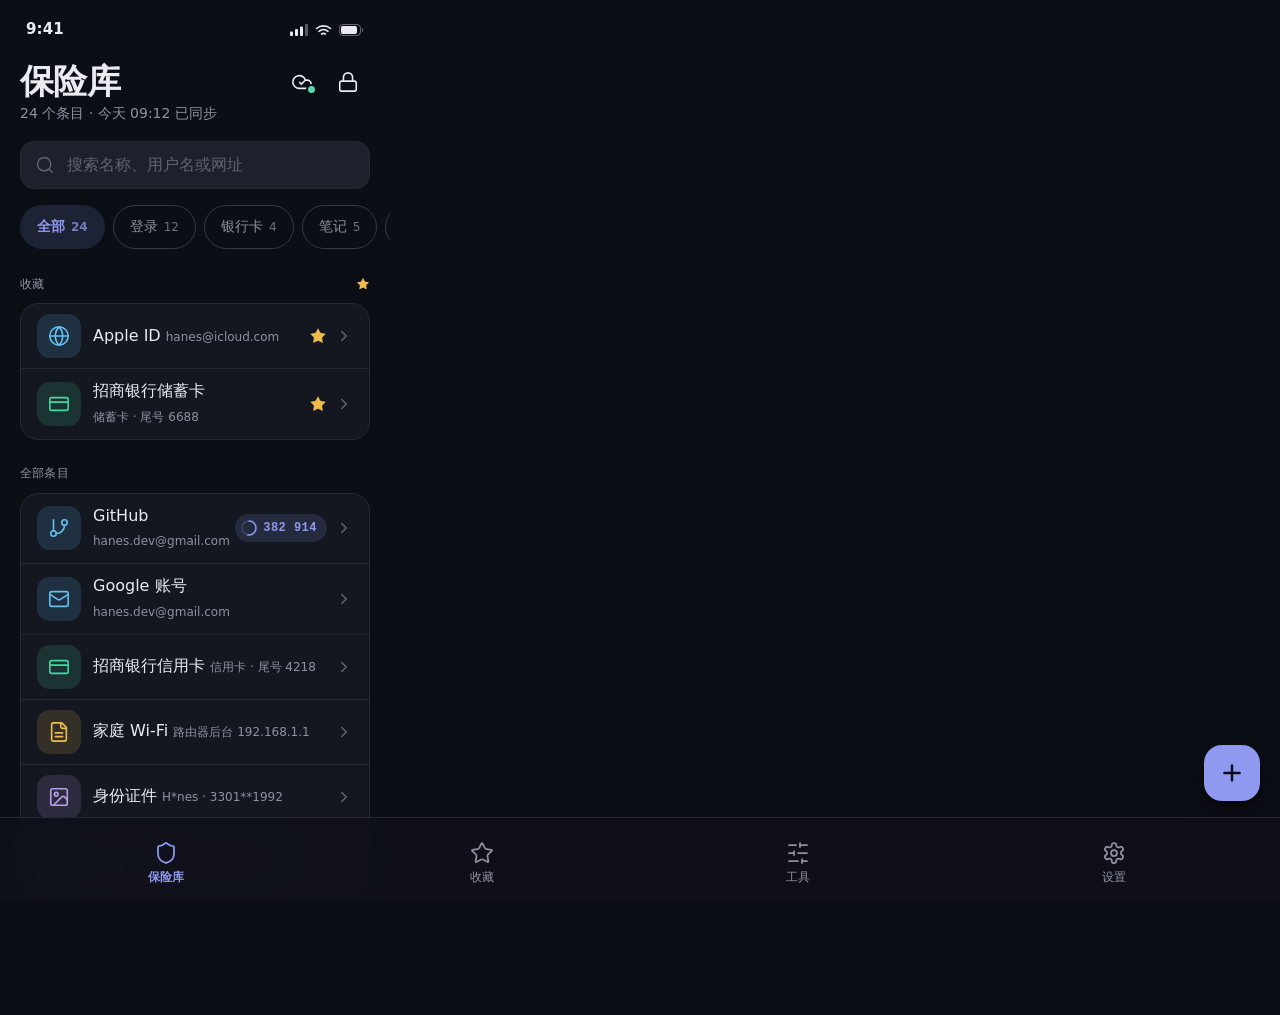
<file: design/vault.html>
<!DOCTYPE html>
<html lang="zh-CN">
<head>
<meta charset="UTF-8">
<meta name="viewport" content="width=device-width,initial-scale=1">
<meta name="dsh-design" content="app">
<title>保险库主页</title>
<link rel="stylesheet" href="tokens.css">
<link rel="stylesheet" href="app.css">
<style>
  .head-row {
    display: flex; align-items: flex-start; justify-content: space-between;
    margin-bottom: 16px;
  }
  .head-actions { display: flex; gap: 2px; margin-top: 6px; }
  .sync-dot {
    position: relative;
    display: inline-flex;
  }
  .sync-dot::after {
    content: ""; position: absolute; right: 7px; bottom: 9px;
    width: 7px; height: 7px; border-radius: 50%;
    background: var(--color-accent);
    border: 2px solid var(--color-bg);
  }
  .list-gap { height: 8px; }
</style>
</head>
<body>

  <header class="statusbar">
    <span>9:41</span>
    <span class="status-icons">
      <svg width="18" height="12" viewBox="0 0 18 12" fill="currentColor"><rect x="0" y="7.5" width="3" height="4.5" rx="1"/><rect x="5" y="5" width="3" height="7" rx="1"/><rect x="10" y="2.5" width="3" height="9.5" rx="1"/><rect x="15" y="0" width="3" height="12" rx="1" opacity="0.35"/></svg>
      <svg width="17" height="12" viewBox="0 0 17 12" fill="none" stroke="currentColor" stroke-width="1.6" stroke-linecap="round"><path d="M1.5 4.5a10.5 10.5 0 0 1 14 0"/><path d="M4 7.3a7 7 0 0 1 9 0"/><path d="M6.6 10a3.4 3.4 0 0 1 3.8 0"/></svg>
      <svg width="25" height="12" viewBox="0 0 25 12"><rect x="0.5" y="0.5" width="21" height="11" rx="3.5" fill="none" stroke="currentColor" opacity="0.4"/><rect x="2" y="2" width="16" height="8" rx="2" fill="currentColor"/><path d="M23 4v4a2.2 2.2 0 0 0 0-4z" fill="currentColor" opacity="0.4"/></svg>
    </span>
  </header>

  <main class="page" style="padding-bottom:120px">

    <!-- 头部：大标题 + 状态操作 -->
    <div class="head-row">
      <div>
        <h1 class="big-title" style="margin-bottom:2px">保险库</h1>
        <p class="big-sub" style="margin-bottom:0">24 个条目 · 今天 09:12 已同步</p>
      </div>
      <div class="head-actions">
        <a class="nav-btn sync-dot" href="sync.html" aria-label="同步状态：已同步，点击管理" title="WebDAV 同步">
          <svg width="22" height="22" viewBox="0 0 24 24" fill="none" stroke="currentColor" stroke-width="1.75" stroke-linecap="round" stroke-linejoin="round"><path d="M17.5 19H9a7 7 0 1 1 6.71-9h1.79a4.5 4.5 0 1 1 0 9Z"/><path d="m9.5 12.5 1.8 1.8 3.7-3.7"/></svg>
        </a>
        <a class="nav-btn" href="unlock.html" aria-label="立即锁定" title="立即锁定">
          <svg width="22" height="22" viewBox="0 0 24 24" fill="none" stroke="currentColor" stroke-width="1.75" stroke-linecap="round" stroke-linejoin="round"><rect width="18" height="11" x="3" y="11" rx="2"/><path d="M7 11V7a5 5 0 0 1 10 0v4"/></svg>
        </a>
      </div>
    </div>

    <!-- 搜索 -->
    <label class="search" style="margin-bottom:12px">
      <svg width="20" height="20" viewBox="0 0 24 24" fill="none" stroke="currentColor" stroke-width="1.75" stroke-linecap="round" stroke-linejoin="round"><circle cx="11" cy="11" r="8"/><path d="m21 21-4.3-4.3"/></svg>
      <input type="search" placeholder="搜索名称、用户名或网址">
    </label>

    <!-- 类型筛选 -->
    <div class="chips" style="padding-left:20px;margin-left:-20px;margin-right:-20px">
      <button class="chip active">全部 <span class="n">24</span></button>
      <button class="chip">登录 <span class="n">12</span></button>
      <button class="chip">银行卡 <span class="n">4</span></button>
      <button class="chip">笔记 <span class="n">5</span></button>
      <button class="chip">身份 <span class="n">3</span></button>
    </div>

    <!-- 收藏 -->
    <div class="section-label" id="fav">
      收藏
      <svg width="14" height="14" viewBox="0 0 24 24" fill="var(--color-warning)" stroke="none"><path d="M11.53 2.3a.53.53 0 0 1 .94 0l2.31 4.67a2.12 2.12 0 0 0 1.6 1.16l5.16.76a.53.53 0 0 1 .3.9l-3.74 3.64a2.12 2.12 0 0 0-.61 1.88l.88 5.14a.53.53 0 0 1-.77.56l-4.62-2.43a2.12 2.12 0 0 0-1.97 0l-4.62 2.43a.53.53 0 0 1-.77-.56l.88-5.14a2.12 2.12 0 0 0-.61-1.88L2.16 9.8a.53.53 0 0 1 .3-.91l5.16-.75a2.12 2.12 0 0 0 1.6-1.16z"/></svg>
    </div>
    <div class="card">
      <a class="row" href="detail.html">
        <span class="icon-badge t-login">
          <svg width="22" height="22" viewBox="0 0 24 24" fill="none" stroke="currentColor" stroke-width="1.75" stroke-linecap="round" stroke-linejoin="round"><circle cx="12" cy="12" r="10"/><path d="M12 2a14.5 14.5 0 0 0 0 20 14.5 14.5 0 0 0 0-20"/><path d="M2 12h20"/></svg>
        </span>
        <span class="row-main">
          <span class="row-title">Apple ID</span>
          <span class="row-sub">hanes@icloud.com</span>
        </span>
        <span class="row-end">
          <svg width="18" height="18" viewBox="0 0 24 24" fill="var(--color-warning)"><path d="M11.53 2.3a.53.53 0 0 1 .94 0l2.31 4.67a2.12 2.12 0 0 0 1.6 1.16l5.16.76a.53.53 0 0 1 .3.9l-3.74 3.64a2.12 2.12 0 0 0-.61 1.88l.88 5.14a.53.53 0 0 1-.77.56l-4.62-2.43a2.12 2.12 0 0 0-1.97 0l-4.62 2.43a.53.53 0 0 1-.77-.56l.88-5.14a2.12 2.12 0 0 0-.61-1.88L2.16 9.8a.53.53 0 0 1 .3-.91l5.16-.75a2.12 2.12 0 0 0 1.6-1.16z"/></svg>
          <svg class="chev" width="18" height="18" viewBox="0 0 24 24" fill="none" stroke="currentColor" stroke-width="2" stroke-linecap="round" stroke-linejoin="round"><path d="m9 18 6-6-6-6"/></svg>
        </span>
      </a>
      <a class="row" href="detail.html">
        <span class="icon-badge t-card">
          <svg width="22" height="22" viewBox="0 0 24 24" fill="none" stroke="currentColor" stroke-width="1.75" stroke-linecap="round" stroke-linejoin="round"><rect width="20" height="14" x="2" y="5" rx="2"/><path d="M2 10h20"/></svg>
        </span>
        <span class="row-main">
          <span class="row-title">招商银行储蓄卡</span>
          <span class="row-sub">储蓄卡 · 尾号 6688</span>
        </span>
        <span class="row-end">
          <svg width="18" height="18" viewBox="0 0 24 24" fill="var(--color-warning)"><path d="M11.53 2.3a.53.53 0 0 1 .94 0l2.31 4.67a2.12 2.12 0 0 0 1.6 1.16l5.16.76a.53.53 0 0 1 .3.9l-3.74 3.64a2.12 2.12 0 0 0-.61 1.88l.88 5.14a.53.53 0 0 1-.77.56l-4.62-2.43a2.12 2.12 0 0 0-1.97 0l-4.62 2.43a.53.53 0 0 1-.77-.56l.88-5.14a2.12 2.12 0 0 0-.61-1.88L2.16 9.8a.53.53 0 0 1 .3-.91l5.16-.75a2.12 2.12 0 0 0 1.6-1.16z"/></svg>
          <svg class="chev" width="18" height="18" viewBox="0 0 24 24" fill="none" stroke="currentColor" stroke-width="2" stroke-linecap="round" stroke-linejoin="round"><path d="m9 18 6-6-6-6"/></svg>
        </span>
      </a>
    </div>

    <!-- 全部条目 -->
    <div class="section-label">全部条目</div>
    <div class="card">
      <a class="row" href="detail.html">
        <span class="icon-badge t-login">
          <svg width="22" height="22" viewBox="0 0 24 24" fill="none" stroke="currentColor" stroke-width="1.75" stroke-linecap="round" stroke-linejoin="round"><line x1="6" x2="6" y1="3" y2="15"/><circle cx="18" cy="6" r="3"/><circle cx="6" cy="18" r="3"/><path d="M18 9a9 9 0 0 1-9 9"/></svg>
        </span>
        <span class="row-main">
          <span class="row-title">GitHub</span>
          <span class="row-sub">hanes.dev@gmail.com</span>
        </span>
        <span class="row-end">
          <span class="totp-pill" title="两步验证码，30 秒刷新">
            <svg width="16" height="16" viewBox="0 0 32 32" fill="none" aria-hidden="true">
              <circle cx="16" cy="16" r="14" stroke="currentColor" opacity="0.25" stroke-width="3"/>
              <circle cx="16" cy="16" r="14" stroke="currentColor" stroke-width="3" stroke-linecap="round" stroke-dasharray="46 88" transform="rotate(-90 16 16)"/>
            </svg>
            382 914
          </span>
          <svg class="chev" width="18" height="18" viewBox="0 0 24 24" fill="none" stroke="currentColor" stroke-width="2" stroke-linecap="round" stroke-linejoin="round"><path d="m9 18 6-6-6-6"/></svg>
        </span>
      </a>
      <a class="row" href="detail.html">
        <span class="icon-badge t-login">
          <svg width="22" height="22" viewBox="0 0 24 24" fill="none" stroke="currentColor" stroke-width="1.75" stroke-linecap="round" stroke-linejoin="round"><rect width="20" height="16" x="2" y="4" rx="2"/><path d="m22 7-8.97 5.7a1.94 1.94 0 0 1-2.06 0L2 7"/></svg>
        </span>
        <span class="row-main">
          <span class="row-title">Google 账号</span>
          <span class="row-sub">hanes.dev@gmail.com</span>
        </span>
        <span class="row-end">
          <svg class="chev" width="18" height="18" viewBox="0 0 24 24" fill="none" stroke="currentColor" stroke-width="2" stroke-linecap="round" stroke-linejoin="round"><path d="m9 18 6-6-6-6"/></svg>
        </span>
      </a>
      <a class="row" href="detail.html">
        <span class="icon-badge t-card">
          <svg width="22" height="22" viewBox="0 0 24 24" fill="none" stroke="currentColor" stroke-width="1.75" stroke-linecap="round" stroke-linejoin="round"><rect width="20" height="14" x="2" y="5" rx="2"/><path d="M2 10h20"/></svg>
        </span>
        <span class="row-main">
          <span class="row-title">招商银行信用卡</span>
          <span class="row-sub">信用卡 · 尾号 4218</span>
        </span>
        <span class="row-end">
          <svg class="chev" width="18" height="18" viewBox="0 0 24 24" fill="none" stroke="currentColor" stroke-width="2" stroke-linecap="round" stroke-linejoin="round"><path d="m9 18 6-6-6-6"/></svg>
        </span>
      </a>
      <a class="row" href="detail.html">
        <span class="icon-badge t-note">
          <svg width="22" height="22" viewBox="0 0 24 24" fill="none" stroke="currentColor" stroke-width="1.75" stroke-linecap="round" stroke-linejoin="round"><path d="M15 2H6a2 2 0 0 0-2 2v16a2 2 0 0 0 2 2h12a2 2 0 0 0 2-2V7Z"/><path d="M14 2v4a2 2 0 0 0 2 2h4"/><path d="M16 13H8"/><path d="M16 17H8"/></svg>
        </span>
        <span class="row-main">
          <span class="row-title">家庭 Wi-Fi</span>
          <span class="row-sub">路由器后台 192.168.1.1</span>
        </span>
        <span class="row-end">
          <svg class="chev" width="18" height="18" viewBox="0 0 24 24" fill="none" stroke="currentColor" stroke-width="2" stroke-linecap="round" stroke-linejoin="round"><path d="m9 18 6-6-6-6"/></svg>
        </span>
      </a>
      <a class="row" href="detail.html">
        <span class="icon-badge t-identity">
          <svg width="22" height="22" viewBox="0 0 24 24" fill="none" stroke="currentColor" stroke-width="1.75" stroke-linecap="round" stroke-linejoin="round"><rect width="18" height="18" x="3" y="3" rx="2"/><circle cx="9" cy="9" r="2"/><path d="m21 15-3.09-3.09a2 2 0 0 0-2.82 0L6 21"/></svg>
        </span>
        <span class="row-main">
          <span class="row-title">身份证件</span>
          <span class="row-sub">H*nes · 3301**1992</span>
        </span>
        <span class="row-end">
          <svg class="chev" width="18" height="18" viewBox="0 0 24 24" fill="none" stroke="currentColor" stroke-width="2" stroke-linecap="round" stroke-linejoin="round"><path d="m9 18 6-6-6-6"/></svg>
        </span>
      </a>
      <a class="row" href="detail.html">
        <span class="icon-badge t-login">
          <svg width="22" height="22" viewBox="0 0 24 24" fill="none" stroke="currentColor" stroke-width="1.75" stroke-linecap="round" stroke-linejoin="round"><path d="M12 22s8-4 8-10V5l-8-3-8 3v7c0 6 8 10 8 10"/></svg>
        </span>
        <span class="row-main">
          <span class="row-title">公司 VPN</span>
          <span class="row-sub">vpn.morningstart.io</span>
        </span>
        <span class="row-end">
          <svg class="chev" width="18" height="18" viewBox="0 0 24 24" fill="none" stroke="currentColor" stroke-width="2" stroke-linecap="round" stroke-linejoin="round"><path d="m9 18 6-6-6-6"/></svg>
        </span>
      </a>
    </div>

  </main>

  <!-- 添加条目 -->
  <a class="fab" href="add-entry.html" aria-label="添加条目">
    <svg width="26" height="26" viewBox="0 0 24 24" fill="none" stroke="currentColor" stroke-width="2.25" stroke-linecap="round"><path d="M5 12h14"/><path d="M12 5v14"/></svg>
  </a>

  <!-- 标签栏 -->
  <nav class="tabbar" aria-label="主导航">
    <a class="tab active" href="vault.html" aria-current="page">
      <svg width="24" height="24" viewBox="0 0 24 24" fill="none" stroke="currentColor" stroke-width="1.75" stroke-linecap="round" stroke-linejoin="round"><path d="M20 13c0 5-3.5 7.5-7.66 8.95a1 1 0 0 1-.67-.01C7.5 20.5 4 18 4 13V6a1 1 0 0 1 1-1c2 0 4.5-1.2 6.24-2.72a1.17 1.17 0 0 1 1.52 0C14.51 3.81 17 5 19 5a1 1 0 0 1 1 1z"/></svg>
      保险库
    </a>
    <a class="tab" href="#fav">
      <svg width="24" height="24" viewBox="0 0 24 24" fill="none" stroke="currentColor" stroke-width="1.75" stroke-linecap="round" stroke-linejoin="round"><path d="M11.53 2.3a.53.53 0 0 1 .94 0l2.31 4.67a2.12 2.12 0 0 0 1.6 1.16l5.16.76a.53.53 0 0 1 .3.9l-3.74 3.64a2.12 2.12 0 0 0-.61 1.88l.88 5.14a.53.53 0 0 1-.77.56l-4.62-2.43a2.12 2.12 0 0 0-1.97 0l-4.62 2.43a.53.53 0 0 1-.77-.56l.88-5.14a2.12 2.12 0 0 0-.61-1.88L2.16 9.8a.53.53 0 0 1 .3-.91l5.16-.75a2.12 2.12 0 0 0 1.6-1.16z"/></svg>
      收藏
    </a>
    <a class="tab" href="tools.html">
      <svg width="24" height="24" viewBox="0 0 24 24" fill="none" stroke="currentColor" stroke-width="1.75" stroke-linecap="round" stroke-linejoin="round"><line x1="21" x2="14" y1="4" y2="4"/><line x1="10" x2="3" y1="4" y2="4"/><line x1="21" x2="12" y1="12" y2="12"/><line x1="8" x2="3" y1="12" y2="12"/><line x1="21" x2="16" y1="20" y2="20"/><line x1="12" x2="3" y1="20" y2="20"/><line x1="14" x2="14" y1="2" y2="6"/><line x1="8" x2="8" y1="10" y2="14"/><line x1="16" x2="16" y1="18" y2="22"/></svg>
      工具
    </a>
    <a class="tab" href="settings.html">
      <svg width="24" height="24" viewBox="0 0 24 24" fill="none" stroke="currentColor" stroke-width="1.75" stroke-linecap="round" stroke-linejoin="round"><path d="M12.22 2h-.44a2 2 0 0 0-2 2v.18a2 2 0 0 1-1 1.73l-.43.25a2 2 0 0 1-2 0l-.15-.08a2 2 0 0 0-2.73.73l-.22.38a2 2 0 0 0 .73 2.73l.15.1a2 2 0 0 1 1 1.72v.51a2 2 0 0 1-1 1.74l-.15.09a2 2 0 0 0-.73 2.73l.22.38a2 2 0 0 0 2.73.73l.15-.08a2 2 0 0 1 2 0l.43.25a2 2 0 0 1 1 1.73V20a2 2 0 0 0 2 2h.44a2 2 0 0 0 2-2v-.18a2 2 0 0 1 1-1.73l.43-.25a2 2 0 0 1 2 0l.15.08a2 2 0 0 0 2.73-.73l.22-.39a2 2 0 0 0-.73-2.73l-.15-.08a2 2 0 0 1-1-1.74v-.5a2 2 0 0 1 1-1.74l.15-.09a2 2 0 0 0 .73-2.73l-.22-.38a2 2 0 0 0-2.73-.73l-.15.08a2 2 0 0 1-2 0l-.43-.25a2 2 0 0 1-1-1.73V4a2 2 0 0 0-2-2z"/><circle cx="12" cy="12" r="3"/></svg>
      设置
    </a>
  </nav>

</body>
</html>
</file>
<file: design/tokens.css>
/* Vaultly 深色保险库 · 设计变量
   性格：专业、冷静、可靠 —— 像一台精密的保险库设备。
   主色：靛蓝（延续 Flutter 端 Indigo 400 #818CF8），深靛黑底。 */
:root {
  /* ---- 颜色：按角色 ---- */
  --color-bg: oklch(16.5% 0.018 275);          /* 页面底：深靛黑 */
  --color-bg-deep: oklch(13% 0.016 275);       /* 更深一层：解锁页 */
  --color-surface: oklch(20.5% 0.02 275);      /* 卡片 */
  --color-surface-2: oklch(25% 0.022 275);     /* 输入框、次级表面 */
  --color-surface-3: oklch(29.5% 0.024 275);   /* 按压态、滑轨 */
  --color-text: oklch(94% 0.008 275);          /* 正文 */
  --color-muted: oklch(66% 0.018 275);         /* 次要文字（≥4.5:1） */
  --color-faint: oklch(50% 0.016 275);         /* 极弱说明（仅限 ≥14px 辅助行） */
  --color-line: oklch(28% 0.02 275);           /* 边框 */
  --color-line-strong: oklch(34% 0.022 275);   /* 强边框 / 描边按钮 */

  --color-primary: oklch(71% 0.125 277);       /* 靛蓝 400 ≈ #818CF8 */
  --color-primary-ink: oklch(17% 0.03 277);    /* 主色按钮上的深字 */
  --color-primary-soft: oklch(71% 0.125 277 / 0.14);  /* 主色浅底 */
  --color-accent: oklch(80% 0.13 168);         /* 薄荷：已同步 / 成功 */
  --color-danger: oklch(68% 0.19 25);
  --color-danger-soft: oklch(68% 0.19 25 / 0.14);
  --color-warning: oklch(82% 0.14 85);

  /* ---- 条目类型色（与 Flutter 端 VaultlyColors 暗色档一致） ---- */
  --type-login: oklch(77% 0.115 235);          /* 登录凭证 Sky 400 */
  --type-card: oklch(79% 0.145 165);           /* 银行卡 Emerald 400 */
  --type-note: oklch(82% 0.135 85);            /* 安全笔记 Amber 400 */
  --type-identity: oklch(75% 0.11 300);        /* 身份信息 Violet 400 */

  /* ---- 字体 ---- */
  --font-sans: "Inter", -apple-system, BlinkMacSystemFont, "PingFang SC", "HarmonyOS Sans SC", "MiSans", "Microsoft YaHei", system-ui, sans-serif;
  --font-mono: "JetBrains Mono", ui-monospace, "SF Mono", "Cascadia Mono", Menlo, Consolas, monospace;

  /* ---- 字号（≤1.25 阶梯） ---- */
  --text-xs: 12px;
  --text-sm: 14px;
  --text-md: 16px;
  --text-lg: 20px;
  --text-xl: 24px;
  --text-display: 34px;

  /* ---- 间距（4 / 8 倍数） ---- */
  --space-1: 4px;
  --space-2: 8px;
  --space-3: 12px;
  --space-4: 16px;
  --space-5: 24px;
  --space-6: 32px;
  --space-7: 48px;

  /* ---- 圆角 ---- */
  --radius-sm: 10px;
  --radius-md: 14px;
  --radius-lg: 18px;
  --radius-xl: 24px;
  --radius-full: 999px;

  /* ---- 阴影（深色下克制，主要靠提亮表面分层） ---- */
  --shadow-fab: 0 8px 24px oklch(0% 0 0 / 0.45), 0 2px 6px oklch(0% 0 0 / 0.35);
  --shadow-sheet: 0 -12px 48px oklch(0% 0 0 / 0.55);

  /* ---- 动效 ---- */
  --ease: cubic-bezier(.2, .8, .2, 1);
  --dur: 200ms;
}

@media (prefers-reduced-motion: reduce) {
  :root { --dur: 0ms; }
}
</file>
<file: design/app.css>
/* Vaultly 深色保险库 · 共享组件（配合 tokens.css） */

* { box-sizing: border-box; }

html, body { margin: 0; padding: 0; }

body {
  width: 390px;
  min-height: 100vh;
  background: var(--color-bg);
  color: var(--color-text);
  font-family: var(--font-sans);
  font-size: var(--text-md);
  line-height: 1.55;
  -webkit-font-smoothing: antialiased;
  text-rendering: optimizeLegibility;
}

a { color: inherit; text-decoration: none; }
button { font-family: inherit; }

/* ---------- 状态栏（54px，灵动岛由画布外框画） ---------- */
.statusbar {
  height: 54px;
  display: flex;
  align-items: center;
  justify-content: space-between;
  padding: 6px 26px 0;
  font-size: 15px;
  font-weight: 600;
  letter-spacing: 0.01em;
  user-select: none;
}
.statusbar .status-icons { display: flex; align-items: center; gap: 7px; color: var(--color-text); }

/* ---------- 页面通用 ---------- */
.page { padding: 0 20px; }

.navbar {
  height: 52px;
  display: flex;
  align-items: center;
  justify-content: space-between;
  padding: 0 12px;
}
.nav-title {
  font-size: var(--text-md);
  font-weight: 600;
  position: absolute;
  left: 50%;
  transform: translateX(-50%);
}
.nav-side { display: flex; align-items: center; gap: 4px; min-width: 88px; }
.nav-side.right { justify-content: flex-end; }
.nav-btn {
  width: 44px; height: 44px;
  display: flex; align-items: center; justify-content: center;
  border-radius: var(--radius-full);
  color: var(--color-text);
  transition: background var(--dur) var(--ease), color var(--dur) var(--ease);
}
.nav-btn:hover { background: var(--color-surface-2); }
.nav-btn:active { transform: scale(0.94); }
.nav-text-btn {
  height: 44px; padding: 0 12px;
  display: flex; align-items: center; gap: 6px;
  font-size: var(--text-md); font-weight: 600;
  color: var(--color-primary);
  border-radius: var(--radius-md);
  transition: opacity var(--dur) var(--ease);
}
.nav-text-btn:active { opacity: 0.6; }

.big-title {
  font-size: var(--text-display);
  font-weight: 700;
  line-height: 1.15;
  letter-spacing: -0.02em;
  margin: 8px 0 4px;
}
.big-sub { font-size: var(--text-sm); color: var(--color-muted); margin: 0 0 20px; }

.section-label {
  font-size: var(--text-xs);
  font-weight: 500;
  color: var(--color-muted);
  letter-spacing: 0.02em;
  margin: 24px 0 10px;
  display: flex;
  align-items: center;
  justify-content: space-between;
}

/* ---------- 按钮 ---------- */
.btn {
  height: 52px;
  width: 100%;
  display: inline-flex;
  align-items: center;
  justify-content: center;
  gap: 8px;
  border: none;
  border-radius: var(--radius-md);
  font-size: var(--text-md);
  font-weight: 600;
  cursor: pointer;
  transition: transform var(--dur) var(--ease), filter var(--dur) var(--ease), background var(--dur) var(--ease);
}
.btn:active { transform: scale(0.98); }
.btn-primary { background: var(--color-primary); color: var(--color-primary-ink); }
.btn-primary:hover { filter: brightness(1.07); }
.btn-ghost {
  background: transparent;
  border: 1px solid var(--color-line-strong);
  color: var(--color-text);
}
.btn-ghost:hover { background: var(--color-surface-2); }
.btn-danger-ghost {
  background: var(--color-danger-soft);
  color: var(--color-danger);
  border: none;
}
.btn-danger-ghost:hover { filter: brightness(1.15); }
.btn-sm { height: 40px; padding: 0 16px; font-size: var(--text-sm); border-radius: 12px; width: auto; }

.icon-btn {
  width: 44px; height: 44px; flex: none;
  display: inline-flex; align-items: center; justify-content: center;
  border: none; border-radius: var(--radius-md);
  background: transparent; color: var(--color-muted); cursor: pointer;
  transition: background var(--dur) var(--ease), color var(--dur) var(--ease);
}
.icon-btn:hover { background: var(--color-surface-2); color: var(--color-text); }
.icon-btn.sm { width: 36px; height: 36px; border-radius: 10px; }

/* ---------- 搜索框 ---------- */
.search {
  height: 48px;
  display: flex; align-items: center; gap: 10px;
  padding: 0 14px;
  background: var(--color-surface-2);
  border: 1px solid var(--color-line);
  border-radius: var(--radius-md);
  color: var(--color-faint);
  transition: border-color var(--dur) var(--ease), box-shadow var(--dur) var(--ease);
}
.search:focus-within {
  border-color: var(--color-primary);
  box-shadow: 0 0 0 3px var(--color-primary-soft);
}
.search input {
  flex: 1; border: none; outline: none; background: transparent;
  color: var(--color-text); font-size: var(--text-md); font-family: inherit;
}
.search input::placeholder { color: var(--color-faint); }

/* ---------- 筛选 chips ---------- */
.chips { display: flex; gap: 8px; overflow-x: auto; padding: 4px 20px 2px; scrollbar-width: none; }
.chips::-webkit-scrollbar { display: none; }
.chip {
  height: 44px; padding: 0 16px; flex: none;
  display: inline-flex; align-items: center; gap: 6px;
  border-radius: var(--radius-full);
  border: 1px solid var(--color-line-strong);
  color: var(--color-muted); font-size: var(--text-sm); font-weight: 500;
  background: transparent; cursor: pointer;
  transition: background var(--dur) var(--ease), color var(--dur) var(--ease), border-color var(--dur) var(--ease);
}
.chip:hover { background: var(--color-surface-2); }
.chip.active {
  background: var(--color-primary-soft);
  border-color: transparent;
  color: var(--color-primary);
  font-weight: 600;
}
.chip .n { font-size: var(--text-xs); opacity: 0.75; font-variant-numeric: tabular-nums; }

/* ---------- 卡片与列表 ---------- */
.card {
  background: var(--color-surface);
  border: 1px solid var(--color-line);
  border-radius: var(--radius-lg);
  overflow: hidden;
}
.row {
  min-height: 64px;
  display: flex; align-items: center; gap: 12px;
  padding: 10px 16px;
  transition: background var(--dur) var(--ease);
}
a.row:hover, .row.clickable:hover { background: var(--color-surface-2); }
.row + .row { border-top: 1px solid var(--color-line); }
.row-main { flex: 1; min-width: 0; }
.row-title { font-size: var(--text-md); font-weight: 500; line-height: 1.3; white-space: nowrap; overflow: hidden; text-overflow: ellipsis; }
.row-sub {
  font-size: var(--text-xs); color: var(--color-muted); margin-top: 2px;
  white-space: nowrap; overflow: hidden; text-overflow: ellipsis;
}
.row-end { display: flex; align-items: center; gap: 8px; color: var(--color-faint); flex: none; }
.row .chev { color: var(--color-faint); flex: none; }

/* 类型图标徽章 */
.icon-badge {
  width: 44px; height: 44px; flex: none;
  display: flex; align-items: center; justify-content: center;
  border-radius: 13px;
}
.icon-badge.lg { width: 56px; height: 56px; border-radius: 16px; }
.t-login    { color: var(--type-login);    background: color-mix(in oklab, var(--type-login) 15%, transparent); }
.t-card     { color: var(--type-card);     background: color-mix(in oklab, var(--type-card) 15%, transparent); }
.t-note     { color: var(--type-note);     background: color-mix(in oklab, var(--type-note) 15%, transparent); }
.t-identity { color: var(--type-identity); background: color-mix(in oklab, var(--type-identity) 15%, transparent); }
.t-primary  { color: var(--color-primary); background: var(--color-primary-soft); }

/* TOTP 迷你胶囊 */
.totp-pill {
  display: inline-flex; align-items: center; gap: 6px;
  height: 28px; padding: 0 10px 0 6px;
  border-radius: var(--radius-full);
  background: var(--color-primary-soft);
  color: var(--color-primary);
  font-family: var(--font-mono);
  font-size: var(--text-xs); font-weight: 600; letter-spacing: 0.04em;
}

/* ---------- FAB ---------- */
.fab {
  position: fixed;
  right: 20px;
  bottom: 99px;                 /* tabbar 83 + 16 */
  width: 56px; height: 56px;
  border-radius: 18px;
  background: var(--color-primary);
  color: var(--color-primary-ink);
  display: flex; align-items: center; justify-content: center;
  box-shadow: var(--shadow-fab);
  transition: transform var(--dur) var(--ease), filter var(--dur) var(--ease);
  z-index: 20;
}
.fab:hover { filter: brightness(1.07); }
.fab:active { transform: scale(0.94); }

/* ---------- 底部标签栏（总高 83px，让出 home indicator） ---------- */
.tabbar {
  position: fixed;
  left: 0; right: 0; bottom: 0;
  height: 83px;
  padding: 9px 8px 0;
  display: flex;
  background: oklch(18% 0.018 275 / 0.88);
  backdrop-filter: blur(24px);
  -webkit-backdrop-filter: blur(24px);
  border-top: 1px solid var(--color-line);
  z-index: 30;
}
.tab {
  flex: 1;
  display: flex; flex-direction: column; align-items: center; justify-content: center; gap: 3px;
  font-size: var(--text-xs); font-weight: 500;
  color: var(--color-muted);
  border-radius: 12px;
  transition: color var(--dur) var(--ease);
}
.tab.active { color: var(--color-primary); font-weight: 600; }
.tab:not(a):not(.active) { cursor: default; opacity: 0.55; }
.tab.disabled { cursor: default; opacity: 0.45; }

/* ---------- 表单 ---------- */
.field-label {
  font-size: var(--text-xs); font-weight: 500; color: var(--color-muted);
  margin: 18px 0 8px;
  display: flex; align-items: center; justify-content: space-between;
}
.input {
  width: 100%; height: 52px;
  display: flex; align-items: center; gap: 12px;
  padding: 0 14px;
  background: var(--color-surface-2);
  border: 1px solid var(--color-line);
  border-radius: var(--radius-md);
  transition: border-color var(--dur) var(--ease), box-shadow var(--dur) var(--ease);
}
.input:focus-within {
  border-color: var(--color-primary);
  box-shadow: 0 0 0 3px var(--color-primary-soft);
}
.input input, .input textarea {
  flex: 1; min-width: 0; border: none; outline: none; background: transparent;
  color: var(--color-text); font-size: var(--text-md); font-family: inherit;
}
.input input::placeholder, .input textarea::placeholder { color: var(--color-faint); }
.input input.mono { font-family: var(--font-mono); letter-spacing: 0.02em; }
.input .l-ico { color: var(--color-faint); flex: none; display: flex; }

/* 密码强度 */
.strength { display: flex; align-items: center; gap: 10px; margin-top: 8px; }
.strength .bar { flex: 1; height: 4px; border-radius: 2px; background: var(--color-surface-3); overflow: hidden; }
.strength .bar i { display: block; height: 100%; border-radius: 2px; background: var(--color-accent); }
.strength .txt { font-size: 12px; font-weight: 500; color: var(--color-accent); flex: none; }

/* 开关 */
.switch { position: relative; display: inline-block; width: 48px; height: 28px; flex: none; }
.switch input { position: absolute; inset: 0; opacity: 0; margin: 0; cursor: pointer; }
.switch .track {
  position: absolute; inset: 0; border-radius: var(--radius-full);
  background: var(--color-surface-3); border: 1px solid var(--color-line-strong);
  transition: background var(--dur) var(--ease);
}
.switch .track::after {
  content: ""; position: absolute; top: 2px; left: 2px;
  width: 22px; height: 22px; border-radius: var(--radius-full);
  background: #fff;
  box-shadow: 0 1px 3px oklch(0% 0 0 / 0.4);
  transition: transform var(--dur) var(--ease);
}
.switch input:checked + .track { background: var(--color-primary); border-color: transparent; }
.switch input:checked + .track::after { transform: translateX(20px); }
.switch input:focus-visible + .track { outline: 2px solid var(--color-primary); outline-offset: 2px; }

/* 滑杆 */
input[type="range"].slider {
  -webkit-appearance: none; appearance: none;
  flex: 1; height: 4px; border-radius: 2px;
  background: var(--color-surface-3);
  outline: none;
}
input[type="range"].slider::-webkit-slider-thumb {
  -webkit-appearance: none; appearance: none;
  width: 24px; height: 24px; border-radius: var(--radius-full);
  background: var(--color-primary);
  border: 3px solid var(--color-bg);
  box-shadow: 0 1px 4px oklch(0% 0 0 / 0.5);
  cursor: grab;
}
input[type="range"].slider:focus-visible::-webkit-slider-thumb { outline: 2px solid var(--color-primary); outline-offset: 2px; }

/* ---------- 底部动作栏 ---------- */
.action-bar {
  position: fixed; left: 0; right: 0; bottom: 0;
  padding: 12px 20px 30px;
  display: flex; gap: 12px; align-items: center;
  background: linear-gradient(to top, var(--color-bg) 55%, transparent);
  z-index: 20;
}

/* ---------- 底部弹层（生成器等） ---------- */
.sheet-backdrop {
  position: fixed; inset: 0;
  background: oklch(0% 0 0 / 0.5);
  opacity: 0; pointer-events: none;
  transition: opacity 240ms var(--ease);
  z-index: 40;
}
.sheet {
  position: fixed; left: 0; right: 0; bottom: 0;
  background: oklch(22% 0.021 275);
  border: 1px solid var(--color-line);
  border-bottom: none;
  border-radius: var(--radius-xl) var(--radius-xl) 0 0;
  padding: 10px 20px 36px;
  transform: translateY(105%);
  transition: transform 280ms var(--ease);
  box-shadow: var(--shadow-sheet);
  z-index: 50;
}
.sheet.open ~ .sheet-backdrop, .sheet-backdrop.open { opacity: 1; pointer-events: auto; }
.sheet.open { transform: translateY(0); }
.sheet-grabber { width: 40px; height: 4px; border-radius: 2px; background: var(--color-surface-3); margin: 2px auto 14px; }

/* ---------- 通用小组件 ---------- */
.pill {
  display: inline-flex; align-items: center; gap: 5px;
  height: 24px; padding: 0 10px;
  border-radius: var(--radius-full);
  font-size: 12px; font-weight: 600;
}
.pill.ok { background: color-mix(in oklab, var(--color-accent) 14%, transparent); color: var(--color-accent); }
.pill.neutral { background: var(--color-surface-2); color: var(--color-muted); }

.mono { font-family: var(--font-mono); letter-spacing: 0.02em; }
.divider-h { height: 1px; background: var(--color-line); border: none; margin: 0; }

.footer-note {
  text-align: center;
  font-size: var(--text-xs);
  color: var(--color-muted);
  line-height: 1.8;
}
.footer-note a { color: var(--color-text); }

/* 焦点可见性 */
a:focus-visible, button:focus-visible, .chip:focus-visible {
  outline: 2px solid var(--color-primary);
  outline-offset: 2px;
  border-radius: 8px;
}

/* ---------- 轻提示（toast） ---------- */
.toast {
  position: fixed; left: 50%; bottom: 118px;
  transform: translate(-50%, 10px);
  display: flex; align-items: center; gap: 8px;
  padding: 11px 18px;
  border-radius: var(--radius-full);
  background: oklch(30% 0.02 275 / 0.96);
  border: 1px solid var(--color-line-strong);
  backdrop-filter: blur(16px);
  -webkit-backdrop-filter: blur(16px);
  color: var(--color-text);
  font-size: var(--text-sm); font-weight: 500;
  opacity: 0; pointer-events: none;
  transition: opacity 240ms var(--ease), transform 240ms var(--ease);
  z-index: 60;
  white-space: nowrap;
}
.toast.show { opacity: 1; transform: translate(-50%, 0); }
.toast svg { color: var(--color-accent); flex: none; }

/* 呼吸微光（解锁页表盘） */
@keyframes dial-breathe {
  0%, 100% { opacity: 0.55; }
  50% { opacity: 1; }
}
@keyframes ring-drain {
  from { stroke-dashoffset: 0; }
  to { stroke-dashoffset: 88; }   /* r=14 周长 ≈ 88 */
}
@media (prefers-reduced-motion: reduce) {
  *, *::before, *::after { animation: none !important; transition-duration: 0ms !important; }
}
</file>
